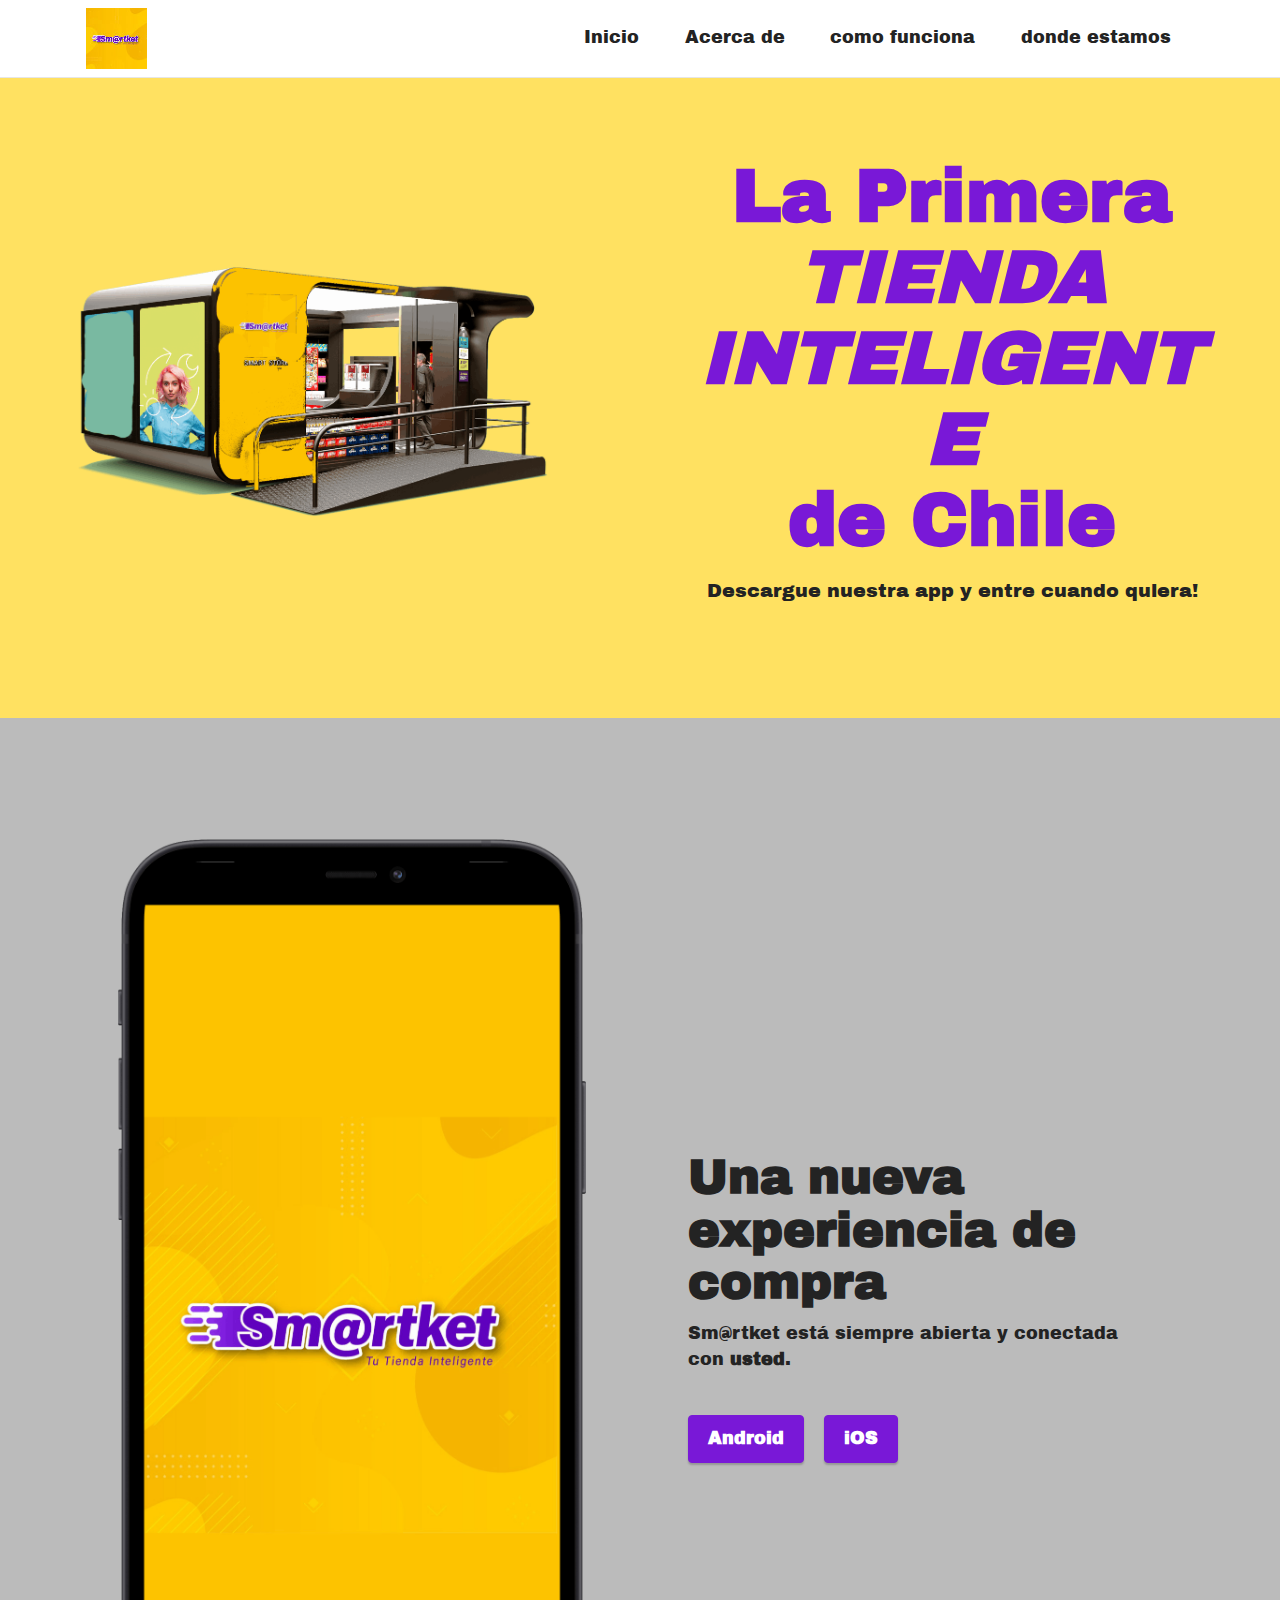
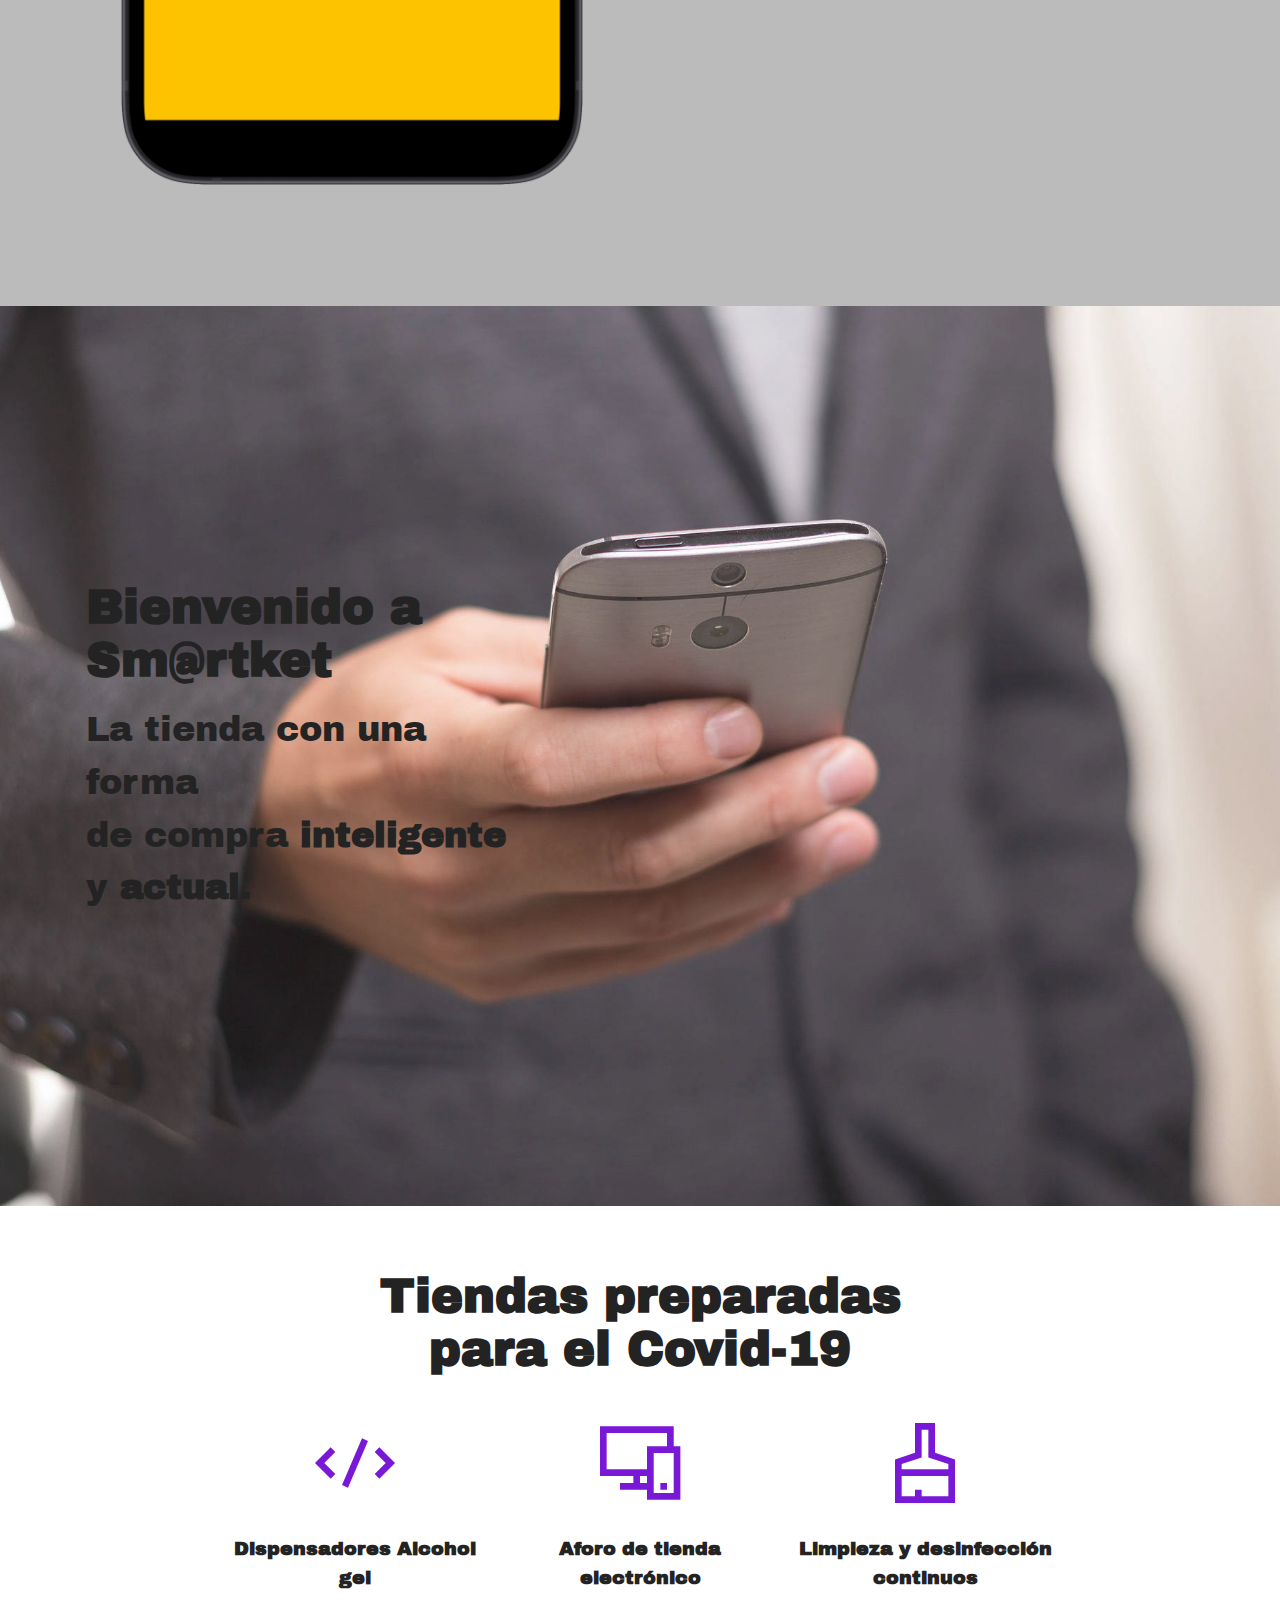
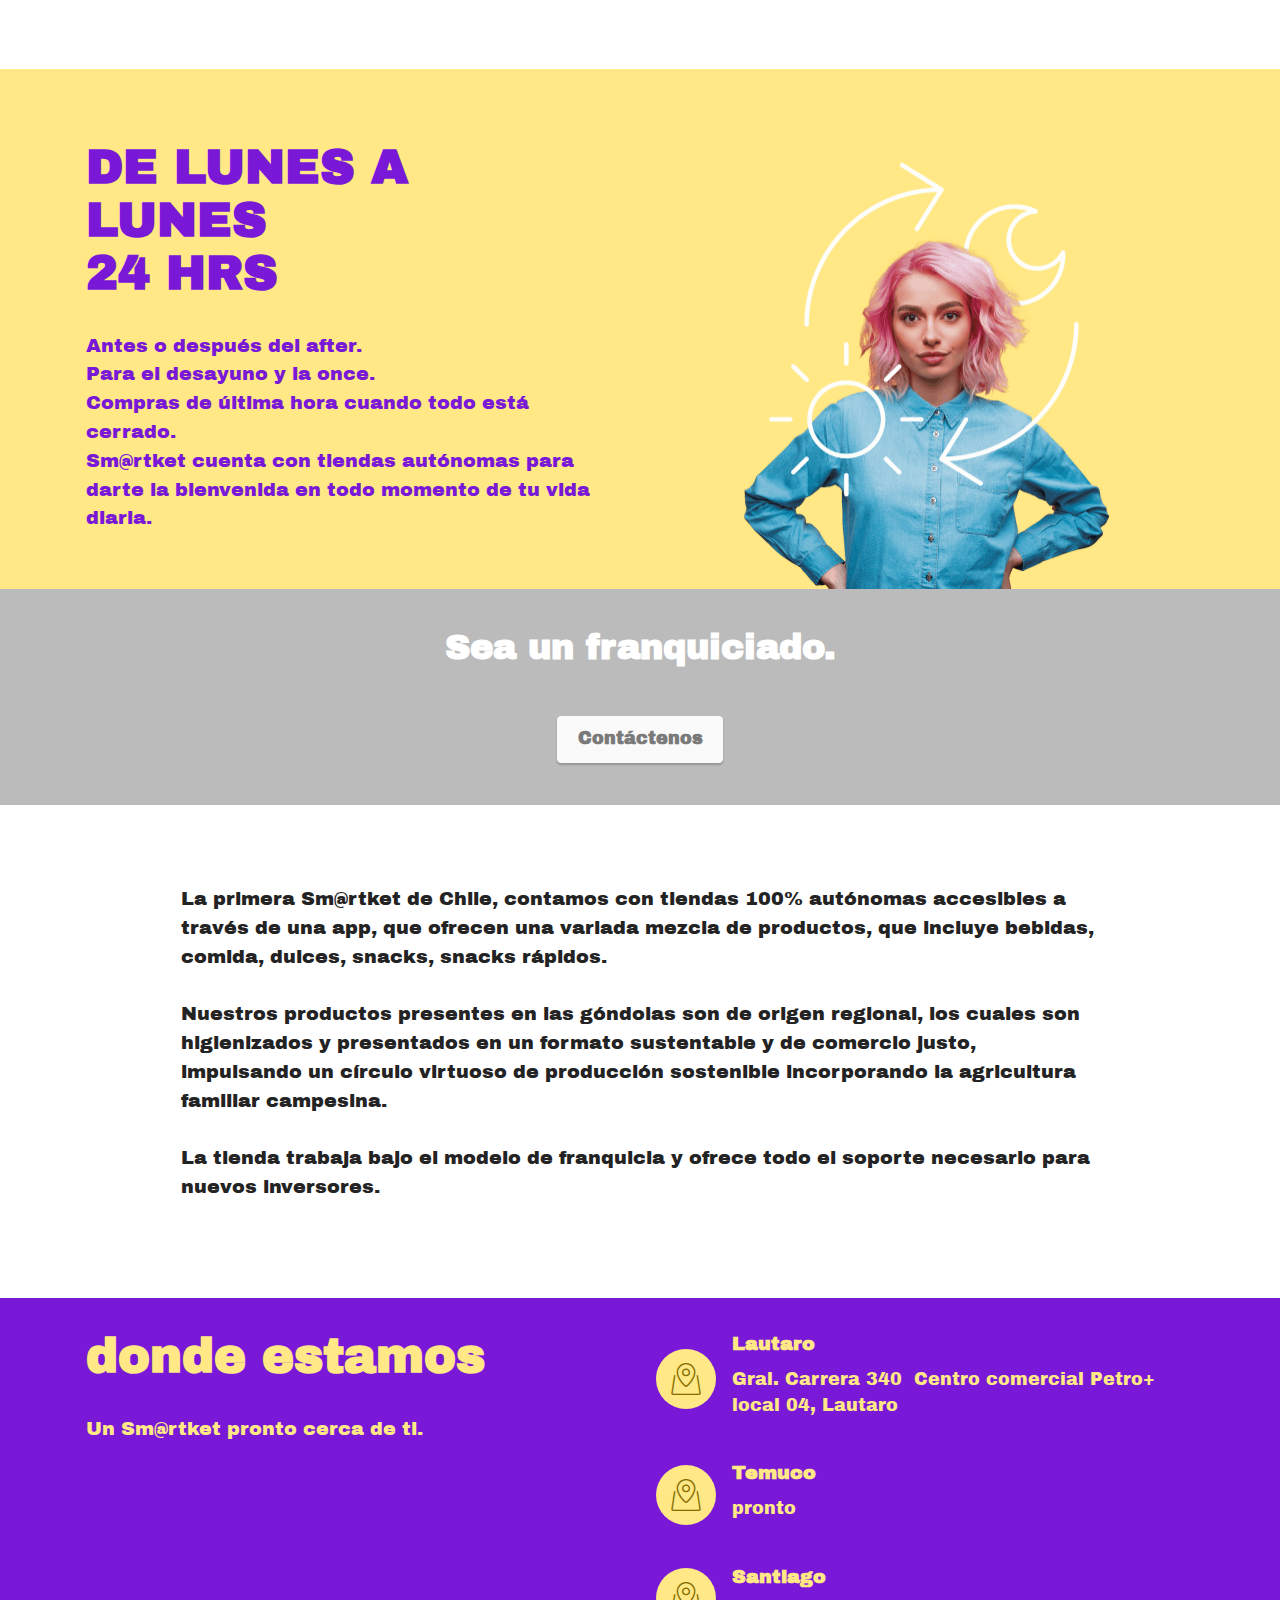
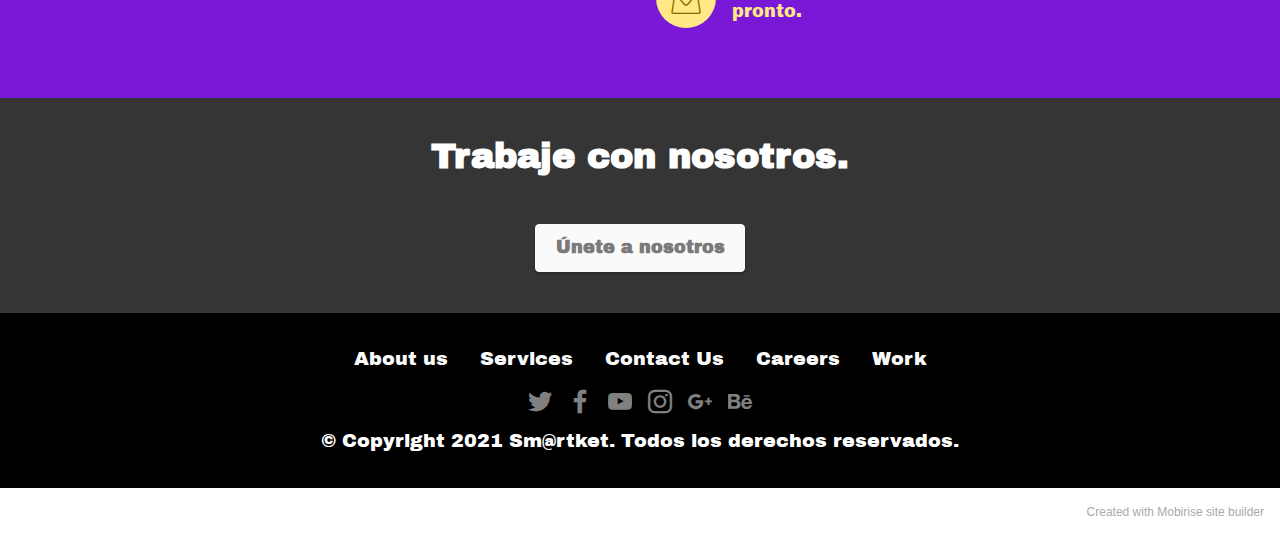
<file: index.html>
<!DOCTYPE html>
<html  >
<head>
  <!-- Site made with Mobirise Website Builder v5.3.5, https://mobirise.com -->
  <meta charset="UTF-8">
  <meta http-equiv="X-UA-Compatible" content="IE=edge">
  <meta name="generator" content="Mobirise v5.3.5, mobirise.com">
  <meta name="viewport" content="width=device-width, initial-scale=1, minimum-scale=1">
  <link rel="shortcut icon" href="assets/images/whatsapp-image-2021-04-17-at-17.20.02-121x121.jpg" type="image/x-icon">
  <meta name="description" content="">
  
  
  <title>Inicio</title>
  <link rel="stylesheet" href="assets/web/assets/mobirise-icons2/mobirise2.css">
  <link rel="stylesheet" href="assets/web/assets/mobirise-icons/mobirise-icons.css">
  <link rel="stylesheet" href="assets/tether/tether.min.css">
  <link rel="stylesheet" href="assets/bootstrap/css/bootstrap.min.css">
  <link rel="stylesheet" href="assets/bootstrap/css/bootstrap-grid.min.css">
  <link rel="stylesheet" href="assets/bootstrap/css/bootstrap-reboot.min.css">
  <link rel="stylesheet" href="assets/dropdown/css/style.css">
  <link rel="stylesheet" href="assets/socicon/css/styles.css">
  <link rel="stylesheet" href="assets/theme/css/style.css">
  <link rel="preload" href="https://fonts.googleapis.com/css?family=Archivo+Black:400&display=swap" as="style" onload="this.onload=null;this.rel='stylesheet'">
  <noscript><link rel="stylesheet" href="https://fonts.googleapis.com/css?family=Archivo+Black:400&display=swap"></noscript>
  <link rel="preload" as="style" href="assets/mobirise/css/mbr-additional.css"><link rel="stylesheet" href="assets/mobirise/css/mbr-additional.css" type="text/css">
  
  
  
  
</head>
<body>
  
  <section class="menu cid-s48OLK6784" once="menu" id="menu1-h">
    
    <nav class="navbar navbar-dropdown navbar-fixed-top navbar-expand-lg">
        <div class="container">
            <div class="navbar-brand">
                <span class="navbar-logo">
                    <a href="https://mobiri.se">
                        <img src="assets/images/whatsapp-image-2021-04-17-at-17.20.02-121x121.jpg" alt="Mobirise" style="height: 3.8rem;">
                    </a>
                </span>
                
            </div>
            <button class="navbar-toggler" type="button" data-toggle="collapse" data-target="#navbarSupportedContent" aria-controls="navbarNavAltMarkup" aria-expanded="false" aria-label="Toggle navigation">
                <div class="hamburger">
                    <span></span>
                    <span></span>
                    <span></span>
                    <span></span>
                </div>
            </button>
            <div class="collapse navbar-collapse" id="navbarSupportedContent">
                <ul class="navbar-nav nav-dropdown nav-right" data-app-modern-menu="true"><li class="nav-item"><a class="nav-link link text-black text-primary display-4" href="index.html">Inicio</a></li>
                    <li class="nav-item"><a class="nav-link link text-black text-primary display-4" href="index.html#features17-l">Acerca de</a></li><li class="nav-item"><a class="nav-link link text-black text-primary display-4" href="index.html#header1-m">como funciona</a></li><li class="nav-item"><a class="nav-link link text-black text-primary display-4" href="index.html#features13-t">donde estamos</a></li></ul>
                
                
            </div>
        </div>
    </nav>

</section>

<section class="header11 cid-swpuWP8DiO" id="header11-k">

    

    

    <div class="container-fluid">
        <div class="row justify-content-center">
            <div class="col-12 col-md-6 image-wrapper">
                <img class="w-100" src="assets/images/store-zaitt-1261x705.png" alt="Mobirise">
            </div>
            <div class="col-12 col-md">
                <div class="text-wrapper text-center">
                    <h1 class="mbr-section-title mbr-fonts-style mb-3 display-1">
                        <strong>La Primera <em>TIENDA INTELIGENTE</em></strong><br><strong>de Chile</strong></h1>
                    <p class="mbr-text mbr-fonts-style display-7">
                        Descargue nuestra app y entre cuando quiera!</p>
                    
                </div>
            </div>
        </div>
    </div>
</section>

<section class="features16 cid-swpwcmTKtB" id="features17-l">
    

    
    <div class="container-fluid">
        <div class="content-wrapper">
            <div class="row align-items-center">
                <div class="col-12 col-lg-6">
                    <div class="image-wrapper">
                        <img src="assets/images/nuevo-iphone12black-portrait-1165x2202.png" alt="Mobirise">
                    </div>
                </div>
                <div class="col-12 col-lg">
                    <div class="text-wrapper">
                        <h6 class="card-title mbr-fonts-style display-2"><strong>Una nueva experiencia de compra</strong></h6>
                        <p class="mbr-text mbr-fonts-style mb-4 display-4">
                            Sm@rtket está siempre abierta y conectada con&nbsp;<strong>usted</strong>.</p>
                        <div class="mbr-section-btn mt-3"><a class="btn btn-primary display-4" href="https://mobiri.se">Android</a> <a class="btn btn-primary display-4" href="https://mobiri.se">iOS</a></div>
                    </div>
                </div>
            </div>
        </div>
    </div>
</section>

<section class="header1 cid-swpxG1icp6 mbr-fullscreen" id="header1-m">

    

    <div class="mbr-overlay" style="opacity: 0.1; background-color: rgb(250, 250, 250);"></div>

    <div class="container">
        <div class="row">
            <div class="col-12 col-lg-5">
                <h1 class="mbr-section-title mbr-fonts-style mb-3 display-2"><strong>Bienvenido a Sm@rtket</strong></h1>
                
                <p class="mbr-text mbr-fonts-style display-5">
                    La tienda con una forma<br>de compra <strong>inteligente</strong> y <strong>actual</strong>.</p>
                
            </div>
        </div>
    </div>
</section>

<section class="features1 cid-swpznjQwGp" id="features1-n">
    

    
    <div class="container">
        <div class="row">
            <div class="col-12 col-lg-9">
                <h3 class="mbr-section-title mbr-fonts-style align-center mb-0 display-2">
                    <strong>Tiendas preparadas </strong><br><strong>para el Covid-19</strong></h3>
                
            </div>
        </div>
        <div class="row">
            <div class="card col-12 col-md-6 col-lg-3">
                <div class="card-wrapper">
                    <div class="card-box align-center">
                        <div class="iconfont-wrapper">
                            <span class="mbr-iconfont mobi-mbri-code mobi-mbri"></span>
                        </div>
                        <h5 class="card-title mbr-fonts-style display-7"><strong>Dispensadores Alcohol gel</strong></h5>
                        
                    </div>
                </div>
            </div>
            <div class="card col-12 col-md-6 col-lg-3">
                <div class="card-wrapper">
                    <div class="card-box align-center">
                        <div class="iconfont-wrapper">
                            <span class="mbr-iconfont mobi-mbri-responsive-2 mobi-mbri"></span>
                        </div>
                        <h5 class="card-title mbr-fonts-style display-7"><strong>Aforo de tienda electrónico</strong><strong><br></strong></h5>
                        
                    </div>
                </div>
            </div>
            <div class="card col-12 col-md-6 col-lg-3">
                <div class="card-wrapper">
                    <div class="card-box align-center">
                        <div class="iconfont-wrapper">
                            <span class="mbr-iconfont mobi-mbri-website-theme-2 mobi-mbri"></span>
                        </div>
                        <h5 class="card-title mbr-fonts-style display-7"><strong>Limpieza y desinfección continuos</strong></h5>
                        
                    </div>
                </div>
            </div>
            
        </div>
    </div>
</section>

<section class="features18 cid-swpAoLNvwj" id="features19-o">

    

    
    <div class="container">
        <div class="row justify-content-center">
            <div class="card col-12 col-lg">
                <div class="card-wrapper">
                    <h6 class="card-title mbr-fonts-style mb-4 display-2"><strong>DE LUNES A LUNES</strong><br><strong>24 HRS</strong></h6>
                    <p class="mbr-text mbr-fonts-style display-7">Antes o después del after.<br>Para el desayuno y la once.<br>Compras de última hora cuando todo está cerrado.<br>Sm@rtket cuenta con tiendas autónomas para darte la bienvenida en todo momento de tu vida diaria.</p>
                    
                </div>
            </div>
            <div class="col-12 col-lg-6">
                <div class="image-wrapper">
                    <img src="assets/images/mina-zaitt-ritmo-1076x977.png" alt="Mobirise">
                </div>
            </div>
        </div>
    </div>
</section>

<section class="info1 cid-swpZM1sMcJ" id="info1-u">
    
    
    <div class="align-center container">
        <div class="row justify-content-center">
            <div class="col-12 col-lg-8">
                <h3 class="mbr-section-title mb-4 mbr-fonts-style display-5">
                    <strong>Sea un franquiciado.</strong>
                </h3>
                
                <div class="mbr-section-btn"><a class="btn btn-white display-4" href="https://mobiri.se">Contáctenos</a></div>
            </div>
        </div>
    </div>
</section>

<section class="content5 cid-swpFYcaVSU" id="content5-r">
    
    <div class="container">
        <div class="row justify-content-center">
            <div class="col-md-12 col-lg-10">
                
                
                <p class="mbr-text mbr-fonts-style display-7">La primera Sm@rtket de Chile, contamos con tiendas 100%  autónomas accesibles a través de una app, que ofrecen una variada mezcla de productos, que incluye bebidas, comida, dulces, snacks, snacks rápidos.<br><br>Nuestros productos presentes en las góndolas son de origen regional, los cuales son higienizados y presentados en un formato sustentable y de comercio justo, impulsando un círculo virtuoso de producción sostenible incorporando la agricultura familiar campesina.<br><br>La tienda trabaja bajo el modelo de franquicia y ofrece todo el soporte necesario para nuevos inversores.</p>
            </div>
        </div>
    </div>
</section>

<section class="features12 cid-swpKCgRDcl" id="features13-t">

    
    
    <div class="container">
        <div class="row justify-content-center">
            <div class="col-12 col-lg-6">
                <div class="card-wrapper">
                    <div class="card-box align-left">
                        <h4 class="card-title mbr-fonts-style mb-4 display-2">
                            <strong>donde estamos</strong></h4>
                        <p class="mbr-text mbr-fonts-style mb-4 display-7">Un Sm@rtket pronto cerca de ti.</p>
                        
                    </div>
                </div>
            </div>
            <div class="col-12 col-lg-6">
                <div class="item mbr-flex">
                    <div class="icon-box">
                        <span class="mbr-iconfont mbri-map-pin"></span>
                    </div>
                    <div class="text-box">
                        <h4 class="icon-title mbr-black mbr-fonts-style display-7"><strong>Lautaro</strong></h4>
                        <h5 class="icon-text mbr-black mbr-fonts-style display-4">Gral. Carrera 340&nbsp; Centro comercial Petro+ local 04, Lautaro</h5>
                    </div>
                </div>
                <div class="item mbr-flex">
                    <div class="icon-box">
                        <span class="mbr-iconfont mbri-map-pin"></span>
                    </div>
                    <div class="text-box">
                        <h4 class="icon-title mbr-black mbr-fonts-style display-7">
                            <strong>Temuco</strong></h4>
                        <h5 class="icon-text mbr-black mbr-fonts-style display-4">pronto</h5>
                    </div>
                </div>
                <div class="item mbr-flex">
                    <div class="icon-box">
                        <span class="mbr-iconfont mbri-map-pin"></span>
                    </div>
                    <div class="text-box">
                        <h4 class="icon-title mbr-black mbr-fonts-style display-7">
                            <strong>Santiago</strong></h4>
                        <h5 class="icon-text mbr-black mbr-fonts-style display-4">pronto.</h5>
                    </div>
                </div>
            </div>
        </div>
    </div>
</section>

<section class="info1 cid-swpAUUax3w" id="info1-q">
    
    
    <div class="align-center container">
        <div class="row justify-content-center">
            <div class="col-12 col-lg-8">
                <h3 class="mbr-section-title mb-4 mbr-fonts-style display-5"><strong>Trabaje con nosotros.</strong>
                </h3>
                
                <div class="mbr-section-btn"><a class="btn btn-white display-4" href="https://mobiri.se">Únete a nosotros</a></div>
            </div>
        </div>
    </div>
</section>

<section class="footer3 cid-swpAIq21Nd" once="footers" id="footer3-p">

    

    

    <div class="container">
        <div class="media-container-row align-center mbr-white">
            <div class="row row-links">
                <ul class="foot-menu">
                    
                    
                    
                    
                    
                <li class="foot-menu-item mbr-fonts-style display-7">
                        <a class="text-white" href="#" target="_blank">About us</a>
                    </li><li class="foot-menu-item mbr-fonts-style display-7">
                        <a class="text-white" href="#" target="_blank">Services</a>
                    </li><li class="foot-menu-item mbr-fonts-style display-7">
                        <a class="text-white" href="#" target="_blank">Contact Us</a>
                    </li><li class="foot-menu-item mbr-fonts-style display-7">
                        <a class="text-white" href="#" target="_blank">Careers</a>
                    </li><li class="foot-menu-item mbr-fonts-style display-7">
                        <a class="text-white" href="#" target="_blank">Work</a>
                    </li></ul>
            </div>
            <div class="row social-row">
                <div class="social-list align-right pb-2">
                    
                    
                    
                    
                    
                    
                <div class="soc-item">
                        <a href="https://twitter.com/mobirise" target="_blank">
                            <span class="socicon-twitter socicon mbr-iconfont mbr-iconfont-social"></span>
                        </a>
                    </div><div class="soc-item">
                        <a href="https://www.facebook.com/pages/Mobirise/1616226671953247" target="_blank">
                            <span class="socicon-facebook socicon mbr-iconfont mbr-iconfont-social"></span>
                        </a>
                    </div><div class="soc-item">
                        <a href="https://www.youtube.com/c/mobirise" target="_blank">
                            <span class="socicon-youtube socicon mbr-iconfont mbr-iconfont-social"></span>
                        </a>
                    </div><div class="soc-item">
                        <a href="https://instagram.com/mobirise" target="_blank">
                            <span class="socicon-instagram socicon mbr-iconfont mbr-iconfont-social"></span>
                        </a>
                    </div><div class="soc-item">
                        <a href="https://plus.google.com/u/0/+Mobirise" target="_blank">
                            <span class="socicon-googleplus socicon mbr-iconfont mbr-iconfont-social"></span>
                        </a>
                    </div><div class="soc-item">
                        <a href="https://www.behance.net/Mobirise" target="_blank">
                            <span class="socicon-behance socicon mbr-iconfont mbr-iconfont-social"></span>
                        </a>
                    </div></div>
            </div>
            <div class="row row-copirayt">
                <p class="mbr-text mb-0 mbr-fonts-style mbr-white align-center display-7">
                    © Copyright 2021 Sm@rtket. Todos los derechos reservados.
                </p>
            </div>
        </div>
    </div>
</section><section style="background-color: #fff; font-family: -apple-system, BlinkMacSystemFont, 'Segoe UI', 'Roboto', 'Helvetica Neue', Arial, sans-serif; color:#aaa; font-size:12px; padding: 0; align-items: center; display: flex;"><a href="https://mobirise.site/v" style="flex: 1 1; height: 3rem; padding-left: 1rem;"></a><p style="flex: 0 0 auto; margin:0; padding-right:1rem;"><a href="https://mobirise.site/i" style="color:#aaa;">Created with Mobirise</a> site builder</p></section><script src="assets/web/assets/jquery/jquery.min.js"></script>  <script src="assets/popper/popper.min.js"></script>  <script src="assets/tether/tether.min.js"></script>  <script src="assets/bootstrap/js/bootstrap.min.js"></script>  <script src="assets/smoothscroll/smooth-scroll.js"></script>  <script src="assets/dropdown/js/nav-dropdown.js"></script>  <script src="assets/dropdown/js/navbar-dropdown.js"></script>  <script src="assets/touchswipe/jquery.touch-swipe.min.js"></script>  <script src="assets/theme/js/script.js"></script>  
  
  
</body>
</html>
</file>
<file: assets/web/assets/mobirise-icons2/mobirise2.css>
@font-face {
  font-family: 'Moririse2';
  font-display: swap;
  src:  url('mobirise2.eot?f2bix4');
  src:  url('mobirise2.eot?f2bix4#iefix') format('embedded-opentype'),
    url('mobirise2.ttf?f2bix4') format('truetype'),
    url('mobirise2.woff?f2bix4') format('woff'),
    url('mobirise2.svg?f2bix4#mobirise2') format('svg');
  font-weight: normal;
  font-style: normal;
}

[class^="mobi-"], [class*=" mobi-"] {
  /* use !important to prevent issues with browser extensions that change fonts */
  font-family: 'Moririse2' !important;
  speak: none;
  font-style: normal;
  font-weight: normal;
  font-variant: normal;
  text-transform: none;
  line-height: 1;

  /* Better Font Rendering =========== */
  -webkit-font-smoothing: antialiased;
  -moz-osx-font-smoothing: grayscale;
}

.mobi-mbri-add-submenu:before {
  content: "\e900";
}
.mobi-mbri-alert:before {
  content: "\e901";
}
.mobi-mbri-align-center:before {
  content: "\e902";
}
.mobi-mbri-align-justify:before {
  content: "\e903";
}
.mobi-mbri-align-left:before {
  content: "\e904";
}
.mobi-mbri-align-right:before {
  content: "\e905";
}
.mobi-mbri-android:before {
  content: "\e906";
}
.mobi-mbri-apple:before {
  content: "\e907";
}
.mobi-mbri-arrow-down:before {
  content: "\e908";
}
.mobi-mbri-arrow-next:before {
  content: "\e909";
}
.mobi-mbri-arrow-prev:before {
  content: "\e90a";
}
.mobi-mbri-arrow-up:before {
  content: "\e90b";
}
.mobi-mbri-bold:before {
  content: "\e90c";
}
.mobi-mbri-bookmark:before {
  content: "\e90d";
}
.mobi-mbri-bootstrap:before {
  content: "\e90e";
}
.mobi-mbri-briefcase:before {
  content: "\e90f";
}
.mobi-mbri-browse:before {
  content: "\e910";
}
.mobi-mbri-bulleted-list:before {
  content: "\e911";
}
.mobi-mbri-calendar:before {
  content: "\e912";
}
.mobi-mbri-camera:before {
  content: "\e913";
}
.mobi-mbri-cart-add:before {
  content: "\e914";
}
.mobi-mbri-cart-full:before {
  content: "\e915";
}
.mobi-mbri-cash:before {
  content: "\e916";
}
.mobi-mbri-change-style:before {
  content: "\e917";
}
.mobi-mbri-chat:before {
  content: "\e918";
}
.mobi-mbri-clock:before {
  content: "\e919";
}
.mobi-mbri-close:before {
  content: "\e91a";
}
.mobi-mbri-cloud:before {
  content: "\e91b";
}
.mobi-mbri-code:before {
  content: "\e91c";
}
.mobi-mbri-contact-form:before {
  content: "\e91d";
}
.mobi-mbri-credit-card:before {
  content: "\e91e";
}
.mobi-mbri-cursor-click:before {
  content: "\e91f";
}
.mobi-mbri-cust-feedback:before {
  content: "\e920";
}
.mobi-mbri-database:before {
  content: "\e921";
}
.mobi-mbri-delivery:before {
  content: "\e922";
}
.mobi-mbri-desktop:before {
  content: "\e923";
}
.mobi-mbri-devices:before {
  content: "\e924";
}
.mobi-mbri-down:before {
  content: "\e925";
}
.mobi-mbri-download-2:before {
  content: "\e926";
}
.mobi-mbri-download:before {
  content: "\e927";
}
.mobi-mbri-drag-n-drop-2:before {
  content: "\e928";
}
.mobi-mbri-drag-n-drop:before {
  content: "\e929";
}
.mobi-mbri-edit-2:before {
  content: "\e92a";
}
.mobi-mbri-edit:before {
  content: "\e92b";
}
.mobi-mbri-error:before {
  content: "\e92c";
}
.mobi-mbri-extension:before {
  content: "\e92d";
}
.mobi-mbri-features:before {
  content: "\e92e";
}
.mobi-mbri-file:before {
  content: "\e92f";
}
.mobi-mbri-flag:before {
  content: "\e930";
}
.mobi-mbri-folder:before {
  content: "\e931";
}
.mobi-mbri-gift:before {
  content: "\e932";
}
.mobi-mbri-github:before {
  content: "\e933";
}
.mobi-mbri-globe-2:before {
  content: "\e934";
}
.mobi-mbri-globe:before {
  content: "\e935";
}
.mobi-mbri-growing-chart:before {
  content: "\e936";
}
.mobi-mbri-hearth:before {
  content: "\e937";
}
.mobi-mbri-help:before {
  content: "\e938";
}
.mobi-mbri-home:before {
  content: "\e939";
}
.mobi-mbri-hot-cup:before {
  content: "\e93a";
}
.mobi-mbri-idea:before {
  content: "\e93b";
}
.mobi-mbri-image-gallery:before {
  content: "\e93c";
}
.mobi-mbri-image-slider:before {
  content: "\e93d";
}
.mobi-mbri-info:before {
  content: "\e93e";
}
.mobi-mbri-italic:before {
  content: "\e93f";
}
.mobi-mbri-key:before {
  content: "\e940";
}
.mobi-mbri-laptop:before {
  content: "\e941";
}
.mobi-mbri-layers:before {
  content: "\e942";
}
.mobi-mbri-left-right:before {
  content: "\e943";
}
.mobi-mbri-left:before {
  content: "\e944";
}
.mobi-mbri-letter:before {
  content: "\e945";
}
.mobi-mbri-like:before {
  content: "\e946";
}
.mobi-mbri-link:before {
  content: "\e947";
}
.mobi-mbri-lock:before {
  content: "\e948";
}
.mobi-mbri-login:before {
  content: "\e949";
}
.mobi-mbri-logout:before {
  content: "\e94a";
}
.mobi-mbri-magic-stick:before {
  content: "\e94b";
}
.mobi-mbri-map-pin:before {
  content: "\e94c";
}
.mobi-mbri-menu:before {
  content: "\e94d";
}
.mobi-mbri-mobile-2:before {
  content: "\e94e";
}
.mobi-mbri-mobile-horizontal:before {
  content: "\e94f";
}
.mobi-mbri-mobile:before {
  content: "\e950";
}
.mobi-mbri-mobirise:before {
  content: "\e951";
}
.mobi-mbri-more-horizontal:before {
  content: "\e952";
}
.mobi-mbri-more-vertical:before {
  content: "\e953";
}
.mobi-mbri-music:before {
  content: "\e954";
}
.mobi-mbri-new-file:before {
  content: "\e955";
}
.mobi-mbri-numbered-list:before {
  content: "\e956";
}
.mobi-mbri-opened-folder:before {
  content: "\e957";
}
.mobi-mbri-pages:before {
  content: "\e958";
}
.mobi-mbri-paper-plane:before {
  content: "\e959";
}
.mobi-mbri-paperclip:before {
  content: "\e95a";
}
.mobi-mbri-phone:before {
  content: "\e95b";
}
.mobi-mbri-photo:before {
  content: "\e95c";
}
.mobi-mbri-photos:before {
  content: "\e95d";
}
.mobi-mbri-pin:before {
  content: "\e95e";
}
.mobi-mbri-play:before {
  content: "\e95f";
}
.mobi-mbri-plus:before {
  content: "\e960";
}
.mobi-mbri-preview:before {
  content: "\e961";
}
.mobi-mbri-print:before {
  content: "\e962";
}
.mobi-mbri-protect:before {
  content: "\e963";
}
.mobi-mbri-question:before {
  content: "\e964";
}
.mobi-mbri-quote-left:before {
  content: "\e965";
}
.mobi-mbri-quote-right:before {
  content: "\e966";
}
.mobi-mbri-redo:before {
  content: "\e967";
}
.mobi-mbri-refresh:before {
  content: "\e968";
}
.mobi-mbri-responsive-2:before {
  content: "\e969";
}
.mobi-mbri-responsive:before {
  content: "\e96a";
}
.mobi-mbri-right:before {
  content: "\e96b";
}
.mobi-mbri-rocket:before {
  content: "\e96c";
}
.mobi-mbri-sad-face:before {
  content: "\e96d";
}
.mobi-mbri-sale:before {
  content: "\e96e";
}
.mobi-mbri-save:before {
  content: "\e96f";
}
.mobi-mbri-search:before {
  content: "\e970";
}
.mobi-mbri-setting-2:before {
  content: "\e971";
}
.mobi-mbri-setting-3:before {
  content: "\e972";
}
.mobi-mbri-setting:before {
  content: "\e973";
}
.mobi-mbri-share:before {
  content: "\e974";
}
.mobi-mbri-shopping-bag:before {
  content: "\e975";
}
.mobi-mbri-shopping-basket:before {
  content: "\e976";
}
.mobi-mbri-shopping-cart:before {
  content: "\e977";
}
.mobi-mbri-sites:before {
  content: "\e978";
}
.mobi-mbri-smile-face:before {
  content: "\e979";
}
.mobi-mbri-speed:before {
  content: "\e97a";
}
.mobi-mbri-star:before {
  content: "\e97b";
}
.mobi-mbri-success:before {
  content: "\e97c";
}
.mobi-mbri-sun:before {
  content: "\e97d";
}
.mobi-mbri-sun2:before {
  content: "\e97e";
}
.mobi-mbri-tablet-vertical:before {
  content: "\e97f";
}
.mobi-mbri-tablet:before {
  content: "\e980";
}
.mobi-mbri-target:before {
  content: "\e981";
}
.mobi-mbri-timer:before {
  content: "\e982";
}
.mobi-mbri-to-ftp:before {
  content: "\e983";
}
.mobi-mbri-to-local-drive:before {
  content: "\e984";
}
.mobi-mbri-touch-swipe:before {
  content: "\e985";
}
.mobi-mbri-touch:before {
  content: "\e986";
}
.mobi-mbri-trash:before {
  content: "\e987";
}
.mobi-mbri-underline:before {
  content: "\e988";
}
.mobi-mbri-undo:before {
  content: "\e989";
}
.mobi-mbri-unlink:before {
  content: "\e98a";
}
.mobi-mbri-unlock:before {
  content: "\e98b";
}
.mobi-mbri-up-down:before {
  content: "\e98c";
}
.mobi-mbri-up:before {
  content: "\e98d";
}
.mobi-mbri-update:before {
  content: "\e98e";
}
.mobi-mbri-upload-2:before {
  content: "\e98f";
}
.mobi-mbri-upload:before {
  content: "\e990";
}
.mobi-mbri-user-2:before {
  content: "\e991";
}
.mobi-mbri-user:before {
  content: "\e992";
}
.mobi-mbri-users:before {
  content: "\e993";
}
.mobi-mbri-video-play:before {
  content: "\e994";
}
.mobi-mbri-video:before {
  content: "\e995";
}
.mobi-mbri-watch:before {
  content: "\e996";
}
.mobi-mbri-website-theme-2:before {
  content: "\e997";
}
.mobi-mbri-website-theme:before {
  content: "\e998";
}
.mobi-mbri-wifi:before {
  content: "\e999";
}
.mobi-mbri-windows:before {
  content: "\e99a";
}
.mobi-mbri-zoom-in:before {
  content: "\e99b";
}
.mobi-mbri-zoom-out:before {
  content: "\e99c";
}
</file>
<file: assets/web/assets/mobirise-icons/mobirise-icons.css>
@font-face {
  font-family: 'MobiriseIcons';
  src:  url('mobirise-icons.eot?spat4u');
  src:  url('mobirise-icons.eot?spat4u#iefix') format('embedded-opentype'),
    url('mobirise-icons.ttf?spat4u') format('truetype'),
    url('mobirise-icons.woff?spat4u') format('woff'),
    url('mobirise-icons.svg?spat4u#MobiriseIcons') format('svg');
  font-weight: normal;
  font-style: normal;
  font-display: swap;
}

[class^="mbri-"], [class*=" mbri-"] {
  /* use !important to prevent issues with browser extensions that change fonts */
  font-family: MobiriseIcons !important;
  speak: none;
  font-style: normal;
  font-weight: normal;
  font-variant: normal;
  text-transform: none;
  line-height: 1;

  /* Better Font Rendering =========== */
  -webkit-font-smoothing: antialiased;
  -moz-osx-font-smoothing: grayscale;
}

.mbri-add-submenu:before {
  content: "\e900";
}
.mbri-alert:before {
  content: "\e901";
}
.mbri-align-center:before {
  content: "\e902";
}
.mbri-align-justify:before {
  content: "\e903";
}
.mbri-align-left:before {
  content: "\e904";
}
.mbri-align-right:before {
  content: "\e905";
}
.mbri-android:before {
  content: "\e906";
}
.mbri-apple:before {
  content: "\e907";
}
.mbri-arrow-down:before {
  content: "\e908";
}
.mbri-arrow-next:before {
  content: "\e909";
}
.mbri-arrow-prev:before {
  content: "\e90a";
}
.mbri-arrow-up:before {
  content: "\e90b";
}
.mbri-bold:before {
  content: "\e90c";
}
.mbri-bookmark:before {
  content: "\e90d";
}
.mbri-bootstrap:before {
  content: "\e90e";
}
.mbri-briefcase:before {
  content: "\e90f";
}
.mbri-browse:before {
  content: "\e910";
}
.mbri-bulleted-list:before {
  content: "\e911";
}
.mbri-calendar:before {
  content: "\e912";
}
.mbri-camera:before {
  content: "\e913";
}
.mbri-cart-add:before {
  content: "\e914";
}
.mbri-cart-full:before {
  content: "\e915";
}
.mbri-cash:before {
  content: "\e916";
}
.mbri-change-style:before {
  content: "\e917";
}
.mbri-chat:before {
  content: "\e918";
}
.mbri-clock:before {
  content: "\e919";
}
.mbri-close:before {
  content: "\e91a";
}
.mbri-cloud:before {
  content: "\e91b";
}
.mbri-code:before {
  content: "\e91c";
}
.mbri-contact-form:before {
  content: "\e91d";
}
.mbri-credit-card:before {
  content: "\e91e";
}
.mbri-cursor-click:before {
  content: "\e91f";
}
.mbri-cust-feedback:before {
  content: "\e920";
}
.mbri-database:before {
  content: "\e921";
}
.mbri-delivery:before {
  content: "\e922";
}
.mbri-desktop:before {
  content: "\e923";
}
.mbri-devices:before {
  content: "\e924";
}
.mbri-down:before {
  content: "\e925";
}
.mbri-download:before {
  content: "\e989";
}
.mbri-drag-n-drop:before {
  content: "\e927";
}
.mbri-drag-n-drop2:before {
  content: "\e928";
}
.mbri-edit:before {
  content: "\e929";
}
.mbri-edit2:before {
  content: "\e92a";
}
.mbri-error:before {
  content: "\e92b";
}
.mbri-extension:before {
  content: "\e92c";
}
.mbri-features:before {
  content: "\e92d";
}
.mbri-file:before {
  content: "\e92e";
}
.mbri-flag:before {
  content: "\e92f";
}
.mbri-folder:before {
  content: "\e930";
}
.mbri-gift:before {
  content: "\e931";
}
.mbri-github:before {
  content: "\e932";
}
.mbri-globe:before {
  content: "\e933";
}
.mbri-globe-2:before {
  content: "\e934";
}
.mbri-growing-chart:before {
  content: "\e935";
}
.mbri-hearth:before {
  content: "\e936";
}
.mbri-help:before {
  content: "\e937";
}
.mbri-home:before {
  content: "\e938";
}
.mbri-hot-cup:before {
  content: "\e939";
}
.mbri-idea:before {
  content: "\e93a";
}
.mbri-image-gallery:before {
  content: "\e93b";
}
.mbri-image-slider:before {
  content: "\e93c";
}
.mbri-info:before {
  content: "\e93d";
}
.mbri-italic:before {
  content: "\e93e";
}
.mbri-key:before {
  content: "\e93f";
}
.mbri-laptop:before {
  content: "\e940";
}
.mbri-layers:before {
  content: "\e941";
}
.mbri-left-right:before {
  content: "\e942";
}
.mbri-left:before {
  content: "\e943";
}
.mbri-letter:before {
  content: "\e944";
}
.mbri-like:before {
  content: "\e945";
}
.mbri-link:before {
  content: "\e946";
}
.mbri-lock:before {
  content: "\e947";
}
.mbri-login:before {
  content: "\e948";
}
.mbri-logout:before {
  content: "\e949";
}
.mbri-magic-stick:before {
  content: "\e94a";
}
.mbri-map-pin:before {
  content: "\e94b";
}
.mbri-menu:before {
  content: "\e94c";
}
.mbri-mobile:before {
  content: "\e94d";
}
.mbri-mobile2:before {
  content: "\e94e";
}
.mbri-mobirise:before {
  content: "\e94f";
}
.mbri-more-horizontal:before {
  content: "\e950";
}
.mbri-more-vertical:before {
  content: "\e951";
}
.mbri-music:before {
  content: "\e952";
}
.mbri-new-file:before {
  content: "\e953";
}
.mbri-numbered-list:before {
  content: "\e954";
}
.mbri-opened-folder:before {
  content: "\e955";
}
.mbri-pages:before {
  content: "\e956";
}
.mbri-paper-plane:before {
  content: "\e957";
}
.mbri-paperclip:before {
  content: "\e958";
}
.mbri-photo:before {
  content: "\e959";
}
.mbri-photos:before {
  content: "\e95a";
}
.mbri-pin:before {
  content: "\e95b";
}
.mbri-play:before {
  content: "\e95c";
}
.mbri-plus:before {
  content: "\e95d";
}
.mbri-preview:before {
  content: "\e95e";
}
.mbri-print:before {
  content: "\e95f";
}
.mbri-protect:before {
  content: "\e960";
}
.mbri-question:before {
  content: "\e961";
}
.mbri-quote-left:before {
  content: "\e962";
}
.mbri-quote-right:before {
  content: "\e963";
}
.mbri-refresh:before {
  content: "\e964";
}
.mbri-responsive:before {
  content: "\e965";
}
.mbri-right:before {
  content: "\e966";
}
.mbri-rocket:before {
  content: "\e967";
}
.mbri-sad-face:before {
  content: "\e968";
}
.mbri-sale:before {
  content: "\e969";
}
.mbri-save:before {
  content: "\e96a";
}
.mbri-search:before {
  content: "\e96b";
}
.mbri-setting:before {
  content: "\e96c";
}
.mbri-setting2:before {
  content: "\e96d";
}
.mbri-setting3:before {
  content: "\e96e";
}
.mbri-share:before {
  content: "\e96f";
}
.mbri-shopping-bag:before {
  content: "\e970";
}
.mbri-shopping-basket:before {
  content: "\e971";
}
.mbri-shopping-cart:before {
  content: "\e972";
}
.mbri-sites:before {
  content: "\e973";
}
.mbri-smile-face:before {
  content: "\e974";
}
.mbri-speed:before {
  content: "\e975";
}
.mbri-star:before {
  content: "\e976";
}
.mbri-success:before {
  content: "\e977";
}
.mbri-sun:before {
  content: "\e978";
}
.mbri-sun2:before {
  content: "\e979";
}
.mbri-tablet:before {
  content: "\e97a";
}
.mbri-tablet-vertical:before {
  content: "\e97b";
}
.mbri-target:before {
  content: "\e97c";
}
.mbri-timer:before {
  content: "\e97d";
}
.mbri-to-ftp:before {
  content: "\e97e";
}
.mbri-to-local-drive:before {
  content: "\e97f";
}
.mbri-touch-swipe:before {
  content: "\e980";
}
.mbri-touch:before {
  content: "\e981";
}
.mbri-trash:before {
  content: "\e982";
}
.mbri-underline:before {
  content: "\e983";
}
.mbri-unlink:before {
  content: "\e984";
}
.mbri-unlock:before {
  content: "\e985";
}
.mbri-up-down:before {
  content: "\e986";
}
.mbri-up:before {
  content: "\e987";
}
.mbri-update:before {
  content: "\e988";
}
.mbri-upload:before {
 content: "\e926"; 
}
.mbri-user:before {
  content: "\e98a";
}
.mbri-user2:before {
  content: "\e98b";
}
.mbri-users:before {
  content: "\e98c";
}
.mbri-video:before {
  content: "\e98d";
}
.mbri-video-play:before {
  content: "\e98e";
}
.mbri-watch:before {
  content: "\e98f";
}
.mbri-website-theme:before {
  content: "\e990";
}
.mbri-wifi:before {
  content: "\e991";
}
.mbri-windows:before {
  content: "\e992";
}
.mbri-zoom-out:before {
  content: "\e993";
}
.mbri-redo:before {
  content: "\e994";
}
.mbri-undo:before {
  content: "\e995";
}
</file>
<file: assets/dropdown/css/style.css>
.navbar-dropdown {
  left: 0;
  padding: 0;
  position: absolute;
  right: 0;
  top: 0;
  transition: all 0.45s ease;
  z-index: 1030;
  background: #282828; }
  .navbar-dropdown .navbar-logo {
    margin-right: 0.8rem;
    transition: margin 0.3s ease-in-out;
    vertical-align: middle; }
    .navbar-dropdown .navbar-logo img {
      height: 3.125rem;
      transition: all 0.3s ease-in-out; }
    .navbar-dropdown .navbar-logo.mbr-iconfont {
      font-size: 3.125rem;
      line-height: 3.125rem; }
  .navbar-dropdown .navbar-caption {
    font-weight: 700;
    white-space: normal;
    vertical-align: -4px;
    line-height: 3.125rem !important; }
    .navbar-dropdown .navbar-caption, .navbar-dropdown .navbar-caption:hover {
      color: inherit;
      text-decoration: none; }
  .navbar-dropdown .mbr-iconfont + .navbar-caption {
    vertical-align: -1px; }
  .navbar-dropdown.navbar-fixed-top {
    position: fixed; }
  .navbar-dropdown .navbar-brand span {
    vertical-align: -4px; }
  .navbar-dropdown.bg-color.transparent {
    background: none; }
  .navbar-dropdown.navbar-short .navbar-brand {
    padding: 0.625rem 0; }
    .navbar-dropdown.navbar-short .navbar-brand span {
      vertical-align: -1px; }
  .navbar-dropdown.navbar-short .navbar-caption {
    line-height: 2.375rem !important;
    vertical-align: -2px; }
  .navbar-dropdown.navbar-short .navbar-logo {
    margin-right: 0.5rem; }
    .navbar-dropdown.navbar-short .navbar-logo img {
      height: 2.375rem; }
    .navbar-dropdown.navbar-short .navbar-logo.mbr-iconfont {
      font-size: 2.375rem;
      line-height: 2.375rem; }
  .navbar-dropdown.navbar-short .mbr-table-cell {
    height: 3.625rem; }
  .navbar-dropdown .navbar-close {
    left: 0.6875rem;
    position: fixed;
    top: 0.75rem;
    z-index: 1000; }
  .navbar-dropdown .hamburger-icon {
    content: "";
    display: inline-block;
    vertical-align: middle;
    width: 16px;
    -webkit-box-shadow: 0 -6px 0 1px #282828,0 0 0 1px #282828,0 6px 0 1px #282828;
    -moz-box-shadow: 0 -6px 0 1px #282828,0 0 0 1px #282828,0 6px 0 1px #282828;
    box-shadow: 0 -6px 0 1px #282828,0 0 0 1px #282828,0 6px 0 1px #282828; }

.dropdown-menu .dropdown-toggle[data-toggle="dropdown-submenu"]::after {
  border-bottom: 0.35em solid transparent;
  border-left: 0.35em solid;
  border-right: 0;
  border-top: 0.35em solid transparent;
  margin-left: 0.3rem; }

.dropdown-menu .dropdown-item:focus {
  outline: 0; }

.nav-dropdown {
  font-size: 0.75rem;
  font-weight: 500;
  height: auto !important; }
  .nav-dropdown .nav-btn {
    padding-left: 1rem; }
  .nav-dropdown .link {
    margin: .667em 1.667em;
    font-weight: 500;
    padding: 0;
    transition: color .2s ease-in-out; }
    .nav-dropdown .link.dropdown-toggle {
      margin-right: 2.583em; }
      .nav-dropdown .link.dropdown-toggle::after {
        margin-left: .25rem;
        border-top: 0.35em solid;
        border-right: 0.35em solid transparent;
        border-left: 0.35em solid transparent;
        border-bottom: 0; }
      .nav-dropdown .link.dropdown-toggle[aria-expanded="true"] {
        margin: 0;
        padding: 0.667em 3.263em  0.667em 1.667em; }
  .nav-dropdown .link::after,
  .nav-dropdown .dropdown-item::after {
    color: inherit; }
  .nav-dropdown .btn {
    font-size: 0.75rem;
    font-weight: 700;
    letter-spacing: 0;
    margin-bottom: 0;
    padding-left: 1.25rem;
    padding-right: 1.25rem; }
  .nav-dropdown .dropdown-menu {
    border-radius: 0;
    border: 0;
    left: 0;
    margin: 0;
    padding-bottom: 1.25rem;
    padding-top: 1.25rem;
    position: relative; }
  .nav-dropdown .dropdown-submenu {
    margin-left: 0.125rem;
    top: 0; }
  .nav-dropdown .dropdown-item {
    font-weight: 500;
    line-height: 2;
    padding: 0.3846em 4.615em 0.3846em 1.5385em;
    position: relative;
    transition: color .2s ease-in-out, background-color .2s ease-in-out; }
    .nav-dropdown .dropdown-item::after {
      margin-top: -0.3077em;
      position: absolute;
      right: 1.1538em;
      top: 50%; }
    .nav-dropdown .dropdown-item:focus, .nav-dropdown .dropdown-item:hover {
      background: none; }

@media (max-width: 767px) {
  .nav-dropdown.navbar-toggleable-sm {
    bottom: 0;
    display: none;
    left: 0;
    overflow-x: hidden;
    position: fixed;
    top: 0;
    transform: translateX(-100%);
    -ms-transform: translateX(-100%);
    -webkit-transform: translateX(-100%);
    width: 18.75rem;
    z-index: 999; } }
.nav-dropdown.navbar-toggleable-xl {
  bottom: 0;
  display: none;
  left: 0;
  overflow-x: hidden;
  position: fixed;
  top: 0;
  transform: translateX(-100%);
  -ms-transform: translateX(-100%);
  -webkit-transform: translateX(-100%);
  width: 18.75rem;
  z-index: 999; }

.nav-dropdown-sm {
  display: block !important;
  overflow-x: hidden;
  overflow: auto;
  padding-top: 3.875rem; }
  .nav-dropdown-sm::after {
    content: "";
    display: block;
    height: 3rem;
    width: 100%; }
  .nav-dropdown-sm.collapse.in ~ .navbar-close {
    display: block !important; }
  .nav-dropdown-sm.collapsing, .nav-dropdown-sm.collapse.in {
    transform: translateX(0);
    -ms-transform: translateX(0);
    -webkit-transform: translateX(0);
    transition: all 0.25s ease-out;
    -webkit-transition: all 0.25s ease-out;
    background: #282828; }
  .nav-dropdown-sm.collapsing[aria-expanded="false"] {
    transform: translateX(-100%);
    -ms-transform: translateX(-100%);
    -webkit-transform: translateX(-100%); }
  .nav-dropdown-sm .nav-item {
    display: block;
    margin-left: 0 !important;
    padding-left: 0; }
  .nav-dropdown-sm .link,
  .nav-dropdown-sm .dropdown-item {
    border-top: 1px dotted rgba(255, 255, 255, 0.1);
    font-size: 0.8125rem;
    line-height: 1.6;
    margin: 0 !important;
    padding: 0.875rem 2.4rem 0.875rem 1.5625rem !important;
    position: relative;
    white-space: normal; }
    .nav-dropdown-sm .link:focus, .nav-dropdown-sm .link:hover,
    .nav-dropdown-sm .dropdown-item:focus,
    .nav-dropdown-sm .dropdown-item:hover {
      background: rgba(0, 0, 0, 0.2) !important;
      color: #c0a375; }
  .nav-dropdown-sm .nav-btn {
    position: relative;
    padding: 1.5625rem 1.5625rem 0 1.5625rem; }
    .nav-dropdown-sm .nav-btn::before {
      border-top: 1px dotted rgba(255, 255, 255, 0.1);
      content: "";
      left: 0;
      position: absolute;
      top: 0;
      width: 100%; }
    .nav-dropdown-sm .nav-btn + .nav-btn {
      padding-top: 0.625rem; }
      .nav-dropdown-sm .nav-btn + .nav-btn::before {
        display: none; }
  .nav-dropdown-sm .btn {
    padding: 0.625rem 0; }
  .nav-dropdown-sm .dropdown-toggle[data-toggle="dropdown-submenu"]::after {
    margin-left: .25rem;
    border-top: 0.35em solid;
    border-right: 0.35em solid transparent;
    border-left: 0.35em solid transparent;
    border-bottom: 0; }
  .nav-dropdown-sm .dropdown-toggle[data-toggle="dropdown-submenu"][aria-expanded="true"]::after {
    border-top: 0;
    border-right: 0.35em solid transparent;
    border-left: 0.35em solid transparent;
    border-bottom: 0.35em solid; }
  .nav-dropdown-sm .dropdown-menu {
    margin: 0;
    padding: 0;
    position: relative;
    top: 0;
    left: 0;
    width: 100%;
    border: 0;
    float: none;
    border-radius: 0;
    background: none; }
  .nav-dropdown-sm .dropdown-submenu {
    left: 100%;
    margin-left: 0.125rem;
    margin-top: -1.25rem;
    top: 0; }

.navbar-toggleable-sm .nav-dropdown .dropdown-menu {
  position: absolute; }

.navbar-toggleable-sm .nav-dropdown .dropdown-submenu {
  left: 100%;
  margin-left: 0.125rem;
  margin-top: -1.25rem;
  top: 0; }

.navbar-toggleable-sm.opened .nav-dropdown .dropdown-menu {
  position: relative; }

.navbar-toggleable-sm.opened .nav-dropdown .dropdown-submenu {
  left: 0;
  margin-left: 00rem;
  margin-top: 0rem;
  top: 0; }

.is-builder .nav-dropdown.collapsing {
  transition: none !important; }

/*# sourceMappingURL=style.css.map */
</file>
<file: assets/socicon/css/styles.css>
@charset "UTF-8";

@font-face {
  font-family: 'Socicon';
  src:  url('../fonts/socicon.eot');
  src:  url('../fonts/socicon.eot?#iefix') format('embedded-opentype'),
    url('../fonts/socicon.woff2') format('woff2'),
    url('../fonts/socicon.ttf') format('truetype'),
    url('../fonts/socicon.woff') format('woff'),
    url('../fonts/socicon.svg#socicon') format('svg');
  font-weight: normal;
  font-style: normal;
  font-display: swap;
}

[data-icon]:before {
  font-family: "socicon" !important;
  content: attr(data-icon);
  font-style: normal !important;
  font-weight: normal !important;
  font-variant: normal !important;
  text-transform: none !important;
  speak: none;
  line-height: 1;
  -webkit-font-smoothing: antialiased;
  -moz-osx-font-smoothing: grayscale;
}

[class^="socicon-"], [class*=" socicon-"] {
  /* use !important to prevent issues with browser extensions that change fonts */
  font-family: 'Socicon' !important;
  speak: none;
  font-style: normal;
  font-weight: normal;
  font-variant: normal;
  text-transform: none;
  line-height: 1;

  /* Better Font Rendering =========== */
  -webkit-font-smoothing: antialiased;
  -moz-osx-font-smoothing: grayscale;
}

.socicon-eitaa:before {
  content: "\e97c";
}
.socicon-soroush:before {
  content: "\e97d";
}
.socicon-bale:before {
  content: "\e97e";
}
.socicon-zazzle:before {
  content: "\e97b";
}
.socicon-society6:before {
  content: "\e97a";
}
.socicon-redbubble:before {
  content: "\e979";
}
.socicon-avvo:before {
  content: "\e978";
}
.socicon-stitcher:before {
  content: "\e977";
}
.socicon-googlehangouts:before {
  content: "\e974";
}
.socicon-dlive:before {
  content: "\e975";
}
.socicon-vsco:before {
  content: "\e976";
}
.socicon-flipboard:before {
  content: "\e973";
}
.socicon-ubuntu:before {
  content: "\e958";
}
.socicon-artstation:before {
  content: "\e959";
}
.socicon-invision:before {
  content: "\e95a";
}
.socicon-torial:before {
  content: "\e95b";
}
.socicon-collectorz:before {
  content: "\e95c";
}
.socicon-seenthis:before {
  content: "\e95d";
}
.socicon-googleplaymusic:before {
  content: "\e95e";
}
.socicon-debian:before {
  content: "\e95f";
}
.socicon-filmfreeway:before {
  content: "\e960";
}
.socicon-gnome:before {
  content: "\e961";
}
.socicon-itchio:before {
  content: "\e962";
}
.socicon-jamendo:before {
  content: "\e963";
}
.socicon-mix:before {
  content: "\e964";
}
.socicon-sharepoint:before {
  content: "\e965";
}
.socicon-tinder:before {
  content: "\e966";
}
.socicon-windguru:before {
  content: "\e967";
}
.socicon-cdbaby:before {
  content: "\e968";
}
.socicon-elementaryos:before {
  content: "\e969";
}
.socicon-stage32:before {
  content: "\e96a";
}
.socicon-tiktok:before {
  content: "\e96b";
}
.socicon-gitter:before {
  content: "\e96c";
}
.socicon-letterboxd:before {
  content: "\e96d";
}
.socicon-threema:before {
  content: "\e96e";
}
.socicon-splice:before {
  content: "\e96f";
}
.socicon-metapop:before {
  content: "\e970";
}
.socicon-naver:before {
  content: "\e971";
}
.socicon-remote:before {
  content: "\e972";
}
.socicon-internet:before {
  content: "\e957";
}
.socicon-moddb:before {
  content: "\e94b";
}
.socicon-indiedb:before {
  content: "\e94c";
}
.socicon-traxsource:before {
  content: "\e94d";
}
.socicon-gamefor:before {
  content: "\e94e";
}
.socicon-pixiv:before {
  content: "\e94f";
}
.socicon-myanimelist:before {
  content: "\e950";
}
.socicon-blackberry:before {
  content: "\e951";
}
.socicon-wickr:before {
  content: "\e952";
}
.socicon-spip:before {
  content: "\e953";
}
.socicon-napster:before {
  content: "\e954";
}
.socicon-beatport:before {
  content: "\e955";
}
.socicon-hackerone:before {
  content: "\e956";
}
.socicon-hackernews:before {
  content: "\e946";
}
.socicon-smashwords:before {
  content: "\e947";
}
.socicon-kobo:before {
  content: "\e948";
}
.socicon-bookbub:before {
  content: "\e949";
}
.socicon-mailru:before {
  content: "\e94a";
}
.socicon-gitlab:before {
  content: "\e945";
}
.socicon-instructables:before {
  content: "\e944";
}
.socicon-portfolio:before {
  content: "\e943";
}
.socicon-codered:before {
  content: "\e940";
}
.socicon-origin:before {
  content: "\e941";
}
.socicon-nextdoor:before {
  content: "\e942";
}
.socicon-udemy:before {
  content: "\e93f";
}
.socicon-livemaster:before {
  content: "\e93e";
}
.socicon-crunchbase:before {
  content: "\e93b";
}
.socicon-homefy:before {
  content: "\e93c";
}
.socicon-calendly:before {
  content: "\e93d";
}
.socicon-realtor:before {
  content: "\e90f";
}
.socicon-tidal:before {
  content: "\e910";
}
.socicon-qobuz:before {
  content: "\e911";
}
.socicon-natgeo:before {
  content: "\e912";
}
.socicon-mastodon:before {
  content: "\e913";
}
.socicon-unsplash:before {
  content: "\e914";
}
.socicon-homeadvisor:before {
  content: "\e915";
}
.socicon-angieslist:before {
  content: "\e916";
}
.socicon-codepen:before {
  content: "\e917";
}
.socicon-slack:before {
  content: "\e918";
}
.socicon-openaigym:before {
  content: "\e919";
}
.socicon-logmein:before {
  content: "\e91a";
}
.socicon-fiverr:before {
  content: "\e91b";
}
.socicon-gotomeeting:before {
  content: "\e91c";
}
.socicon-aliexpress:before {
  content: "\e91d";
}
.socicon-guru:before {
  content: "\e91e";
}
.socicon-appstore:before {
  content: "\e91f";
}
.socicon-homes:before {
  content: "\e920";
}
.socicon-zoom:before {
  content: "\e921";
}
.socicon-alibaba:before {
  content: "\e922";
}
.socicon-craigslist:before {
  content: "\e923";
}
.socicon-wix:before {
  content: "\e924";
}
.socicon-redfin:before {
  content: "\e925";
}
.socicon-googlecalendar:before {
  content: "\e926";
}
.socicon-shopify:before {
  content: "\e927";
}
.socicon-freelancer:before {
  content: "\e928";
}
.socicon-seedrs:before {
  content: "\e929";
}
.socicon-bing:before {
  content: "\e92a";
}
.socicon-doodle:before {
  content: "\e92b";
}
.socicon-bonanza:before {
  content: "\e92c";
}
.socicon-squarespace:before {
  content: "\e92d";
}
.socicon-toptal:before {
  content: "\e92e";
}
.socicon-gust:before {
  content: "\e92f";
}
.socicon-ask:before {
  content: "\e930";
}
.socicon-trulia:before {
  content: "\e931";
}
.socicon-loomly:before {
  content: "\e932";
}
.socicon-ghost:before {
  content: "\e933";
}
.socicon-upwork:before {
  content: "\e934";
}
.socicon-fundable:before {
  content: "\e935";
}
.socicon-booking:before {
  content: "\e936";
}
.socicon-googlemaps:before {
  content: "\e937";
}
.socicon-zillow:before {
  content: "\e938";
}
.socicon-niconico:before {
  content: "\e939";
}
.socicon-toneden:before {
  content: "\e93a";
}
.socicon-augment:before {
  content: "\e908";
}
.socicon-bitbucket:before {
  content: "\e909";
}
.socicon-fyuse:before {
  content: "\e90a";
}
.socicon-yt-gaming:before {
  content: "\e90b";
}
.socicon-sketchfab:before {
  content: "\e90c";
}
.socicon-mobcrush:before {
  content: "\e90d";
}
.socicon-microsoft:before {
  content: "\e90e";
}
.socicon-pandora:before {
  content: "\e907";
}
.socicon-messenger:before {
  content: "\e906";
}
.socicon-gamewisp:before {
  content: "\e905";
}
.socicon-bloglovin:before {
  content: "\e904";
}
.socicon-tunein:before {
  content: "\e903";
}
.socicon-gamejolt:before {
  content: "\e901";
}
.socicon-trello:before {
  content: "\e902";
}
.socicon-spreadshirt:before {
  content: "\e900";
}
.socicon-500px:before {
  content: "\e000";
}
.socicon-8tracks:before {
  content: "\e001";
}
.socicon-airbnb:before {
  content: "\e002";
}
.socicon-alliance:before {
  content: "\e003";
}
.socicon-amazon:before {
  content: "\e004";
}
.socicon-amplement:before {
  content: "\e005";
}
.socicon-android:before {
  content: "\e006";
}
.socicon-angellist:before {
  content: "\e007";
}
.socicon-apple:before {
  content: "\e008";
}
.socicon-appnet:before {
  content: "\e009";
}
.socicon-baidu:before {
  content: "\e00a";
}
.socicon-bandcamp:before {
  content: "\e00b";
}
.socicon-battlenet:before {
  content: "\e00c";
}
.socicon-mixer:before {
  content: "\e00d";
}
.socicon-bebee:before {
  content: "\e00e";
}
.socicon-bebo:before {
  content: "\e00f";
}
.socicon-behance:before {
  content: "\e010";
}
.socicon-blizzard:before {
  content: "\e011";
}
.socicon-blogger:before {
  content: "\e012";
}
.socicon-buffer:before {
  content: "\e013";
}
.socicon-chrome:before {
  content: "\e014";
}
.socicon-coderwall:before {
  content: "\e015";
}
.socicon-curse:before {
  content: "\e016";
}
.socicon-dailymotion:before {
  content: "\e017";
}
.socicon-deezer:before {
  content: "\e018";
}
.socicon-delicious:before {
  content: "\e019";
}
.socicon-deviantart:before {
  content: "\e01a";
}
.socicon-diablo:before {
  content: "\e01b";
}
.socicon-digg:before {
  content: "\e01c";
}
.socicon-discord:before {
  content: "\e01d";
}
.socicon-disqus:before {
  content: "\e01e";
}
.socicon-douban:before {
  content: "\e01f";
}
.socicon-draugiem:before {
  content: "\e020";
}
.socicon-dribbble:before {
  content: "\e021";
}
.socicon-drupal:before {
  content: "\e022";
}
.socicon-ebay:before {
  content: "\e023";
}
.socicon-ello:before {
  content: "\e024";
}
.socicon-endomodo:before {
  content: "\e025";
}
.socicon-envato:before {
  content: "\e026";
}
.socicon-etsy:before {
  content: "\e027";
}
.socicon-facebook:before {
  content: "\e028";
}
.socicon-feedburner:before {
  content: "\e029";
}
.socicon-filmweb:before {
  content: "\e02a";
}
.socicon-firefox:before {
  content: "\e02b";
}
.socicon-flattr:before {
  content: "\e02c";
}
.socicon-flickr:before {
  content: "\e02d";
}
.socicon-formulr:before {
  content: "\e02e";
}
.socicon-forrst:before {
  content: "\e02f";
}
.socicon-foursquare:before {
  content: "\e030";
}
.socicon-friendfeed:before {
  content: "\e031";
}
.socicon-github:before {
  content: "\e032";
}
.socicon-goodreads:before {
  content: "\e033";
}
.socicon-google:before {
  content: "\e034";
}
.socicon-googlescholar:before {
  content: "\e035";
}
.socicon-googlegroups:before {
  content: "\e036";
}
.socicon-googlephotos:before {
  content: "\e037";
}
.socicon-googleplus:before {
  content: "\e038";
}
.socicon-grooveshark:before {
  content: "\e039";
}
.socicon-hackerrank:before {
  content: "\e03a";
}
.socicon-hearthstone:before {
  content: "\e03b";
}
.socicon-hellocoton:before {
  content: "\e03c";
}
.socicon-heroes:before {
  content: "\e03d";
}
.socicon-smashcast:before {
  content: "\e03e";
}
.socicon-horde:before {
  content: "\e03f";
}
.socicon-houzz:before {
  content: "\e040";
}
.socicon-icq:before {
  content: "\e041";
}
.socicon-identica:before {
  content: "\e042";
}
.socicon-imdb:before {
  content: "\e043";
}
.socicon-instagram:before {
  content: "\e044";
}
.socicon-issuu:before {
  content: "\e045";
}
.socicon-istock:before {
  content: "\e046";
}
.socicon-itunes:before {
  content: "\e047";
}
.socicon-keybase:before {
  content: "\e048";
}
.socicon-lanyrd:before {
  content: "\e049";
}
.socicon-lastfm:before {
  content: "\e04a";
}
.socicon-line:before {
  content: "\e04b";
}
.socicon-linkedin:before {
  content: "\e04c";
}
.socicon-livejournal:before {
  content: "\e04d";
}
.socicon-lyft:before {
  content: "\e04e";
}
.socicon-macos:before {
  content: "\e04f";
}
.socicon-mail:before {
  content: "\e050";
}
.socicon-medium:before {
  content: "\e051";
}
.socicon-meetup:before {
  content: "\e052";
}
.socicon-mixcloud:before {
  content: "\e053";
}
.socicon-modelmayhem:before {
  content: "\e054";
}
.socicon-mumble:before {
  content: "\e055";
}
.socicon-myspace:before {
  content: "\e056";
}
.socicon-newsvine:before {
  content: "\e057";
}
.socicon-nintendo:before {
  content: "\e058";
}
.socicon-npm:before {
  content: "\e059";
}
.socicon-odnoklassniki:before {
  content: "\e05a";
}
.socicon-openid:before {
  content: "\e05b";
}
.socicon-opera:before {
  content: "\e05c";
}
.socicon-outlook:before {
  content: "\e05d";
}
.socicon-overwatch:before {
  content: "\e05e";
}
.socicon-patreon:before {
  content: "\e05f";
}
.socicon-paypal:before {
  content: "\e060";
}
.socicon-periscope:before {
  content: "\e061";
}
.socicon-persona:before {
  content: "\e062";
}
.socicon-pinterest:before {
  content: "\e063";
}
.socicon-play:before {
  content: "\e064";
}
.socicon-player:before {
  content: "\e065";
}
.socicon-playstation:before {
  content: "\e066";
}
.socicon-pocket:before {
  content: "\e067";
}
.socicon-qq:before {
  content: "\e068";
}
.socicon-quora:before {
  content: "\e069";
}
.socicon-raidcall:before {
  content: "\e06a";
}
.socicon-ravelry:before {
  content: "\e06b";
}
.socicon-reddit:before {
  content: "\e06c";
}
.socicon-renren:before {
  content: "\e06d";
}
.socicon-researchgate:before {
  content: "\e06e";
}
.socicon-residentadvisor:before {
  content: "\e06f";
}
.socicon-reverbnation:before {
  content: "\e070";
}
.socicon-rss:before {
  content: "\e071";
}
.socicon-sharethis:before {
  content: "\e072";
}
.socicon-skype:before {
  content: "\e073";
}
.socicon-slideshare:before {
  content: "\e074";
}
.socicon-smugmug:before {
  content: "\e075";
}
.socicon-snapchat:before {
  content: "\e076";
}
.socicon-songkick:before {
  content: "\e077";
}
.socicon-soundcloud:before {
  content: "\e078";
}
.socicon-spotify:before {
  content: "\e079";
}
.socicon-stackexchange:before {
  content: "\e07a";
}
.socicon-stackoverflow:before {
  content: "\e07b";
}
.socicon-starcraft:before {
  content: "\e07c";
}
.socicon-stayfriends:before {
  content: "\e07d";
}
.socicon-steam:before {
  content: "\e07e";
}
.socicon-storehouse:before {
  content: "\e07f";
}
.socicon-strava:before {
  content: "\e080";
}
.socicon-streamjar:before {
  content: "\e081";
}
.socicon-stumbleupon:before {
  content: "\e082";
}
.socicon-swarm:before {
  content: "\e083";
}
.socicon-teamspeak:before {
  content: "\e084";
}
.socicon-teamviewer:before {
  content: "\e085";
}
.socicon-technorati:before {
  content: "\e086";
}
.socicon-telegram:before {
  content: "\e087";
}
.socicon-tripadvisor:before {
  content: "\e088";
}
.socicon-tripit:before {
  content: "\e089";
}
.socicon-triplej:before {
  content: "\e08a";
}
.socicon-tumblr:before {
  content: "\e08b";
}
.socicon-twitch:before {
  content: "\e08c";
}
.socicon-twitter:before {
  content: "\e08d";
}
.socicon-uber:before {
  content: "\e08e";
}
.socicon-ventrilo:before {
  content: "\e08f";
}
.socicon-viadeo:before {
  content: "\e090";
}
.socicon-viber:before {
  content: "\e091";
}
.socicon-viewbug:before {
  content: "\e092";
}
.socicon-vimeo:before {
  content: "\e093";
}
.socicon-vine:before {
  content: "\e094";
}
.socicon-vkontakte:before {
  content: "\e095";
}
.socicon-warcraft:before {
  content: "\e096";
}
.socicon-wechat:before {
  content: "\e097";
}
.socicon-weibo:before {
  content: "\e098";
}
.socicon-whatsapp:before {
  content: "\e099";
}
.socicon-wikipedia:before {
  content: "\e09a";
}
.socicon-windows:before {
  content: "\e09b";
}
.socicon-wordpress:before {
  content: "\e09c";
}
.socicon-wykop:before {
  content: "\e09d";
}
.socicon-xbox:before {
  content: "\e09e";
}
.socicon-xing:before {
  content: "\e09f";
}
.socicon-yahoo:before {
  content: "\e0a0";
}
.socicon-yammer:before {
  content: "\e0a1";
}
.socicon-yandex:before {
  content: "\e0a2";
}
.socicon-yelp:before {
  content: "\e0a3";
}
.socicon-younow:before {
  content: "\e0a4";
}
.socicon-youtube:before {
  content: "\e0a5";
}
.socicon-zapier:before {
  content: "\e0a6";
}
.socicon-zerply:before {
  content: "\e0a7";
}
.socicon-zomato:before {
  content: "\e0a8";
}
.socicon-zynga:before {
  content: "\e0a9";
}
</file>
<file: assets/theme/css/style.css>
@charset "UTF-8";
section {
  background-color: #ffffff;
}

body {
  font-style: normal;
  line-height: 1.5;
  font-weight: 400;
  color: #232323;
  position: relative;
}

section,
.container,
.container-fluid {
  position: relative;
  word-wrap: break-word;
}

a.mbr-iconfont:hover {
  text-decoration: none;
}

.article .lead p,
.article .lead ul,
.article .lead ol,
.article .lead pre,
.article .lead blockquote {
  margin-bottom: 0;
}

a {
  font-style: normal;
  font-weight: 400;
  cursor: pointer;
}
a, a:hover {
  text-decoration: none;
}

.mbr-section-title {
  font-style: normal;
  line-height: 1.3;
}

.mbr-section-subtitle {
  line-height: 1.3;
}

.mbr-text {
  font-style: normal;
  line-height: 1.7;
}

h1,
h2,
h3,
h4,
h5,
h6,
.display-1,
.display-2,
.display-4,
.display-5,
.display-7,
span,
p,
a {
  line-height: 1;
  word-break: break-word;
  word-wrap: break-word;
  font-weight: 400;
}

b,
strong {
  font-weight: bold;
}

input:-webkit-autofill, input:-webkit-autofill:hover, input:-webkit-autofill:focus, input:-webkit-autofill:active {
  transition-delay: 9999s;
  -webkit-transition-property: background-color, color;
  transition-property: background-color, color;
}

textarea[type=hidden] {
  display: none;
}

section {
  background-position: 50% 50%;
  background-repeat: no-repeat;
  background-size: cover;
}
section .mbr-background-video,
section .mbr-background-video-preview {
  position: absolute;
  bottom: 0;
  left: 0;
  right: 0;
  top: 0;
}

.hidden {
  visibility: hidden;
}

.mbr-z-index20 {
  z-index: 20;
}

/*! Base colors */
.mbr-white {
  color: #ffffff;
}

.mbr-black {
  color: #111111;
}

.mbr-bg-white {
  background-color: #ffffff;
}

.mbr-bg-black {
  background-color: #000000;
}

/*! Text-aligns */
.align-left {
  text-align: left;
}

.align-center {
  text-align: center;
}

.align-right {
  text-align: right;
}

/*! Font-weight  */
.mbr-light {
  font-weight: 300;
}

.mbr-regular {
  font-weight: 400;
}

.mbr-semibold {
  font-weight: 500;
}

.mbr-bold {
  font-weight: 700;
}

/*! Media  */
.media-content {
  flex-basis: 100%;
}

.media-container-row {
  display: flex;
  flex-direction: row;
  flex-wrap: wrap;
  justify-content: center;
  align-content: center;
  align-items: start;
}
.media-container-row .media-size-item {
  width: 400px;
}

.media-container-column {
  display: flex;
  flex-direction: column;
  flex-wrap: wrap;
  justify-content: center;
  align-content: center;
  align-items: stretch;
}
.media-container-column > * {
  width: 100%;
}

@media (min-width: 992px) {
  .media-container-row {
    flex-wrap: nowrap;
  }
}
figure {
  margin-bottom: 0;
  overflow: hidden;
}

figure[mbr-media-size] {
  transition: width 0.1s;
}

img,
iframe {
  display: block;
  width: 100%;
}

.card {
  background-color: transparent;
  border: none;
}

.card-box {
  width: 100%;
}

.card-img {
  text-align: center;
  flex-shrink: 0;
  -webkit-flex-shrink: 0;
}

.media {
  max-width: 100%;
  margin: 0 auto;
}

.mbr-figure {
  align-self: center;
}

.media-container > div {
  max-width: 100%;
}

.mbr-figure img,
.card-img img {
  width: 100%;
}

@media (max-width: 991px) {
  .media-size-item {
    width: auto !important;
  }

  .media {
    width: auto;
  }

  .mbr-figure {
    width: 100% !important;
  }
}
/*! Buttons */
.mbr-section-btn {
  margin-left: -0.6rem;
  margin-right: -0.6rem;
  font-size: 0;
}

.btn {
  font-weight: 600;
  border-width: 1px;
  font-style: normal;
  margin: 0.6rem 0.6rem;
  white-space: normal;
  transition: all 0.2s ease-in-out;
  display: inline-flex;
  align-items: center;
  justify-content: center;
  word-break: break-word;
}

.btn-sm {
  font-weight: 600;
  letter-spacing: 0px;
  transition: all 0.3s ease-in-out;
}

.btn-md {
  font-weight: 600;
  letter-spacing: 0px;
  transition: all 0.3s ease-in-out;
}

.btn-lg {
  font-weight: 600;
  letter-spacing: 0px;
  transition: all 0.3s ease-in-out;
}

.btn-form {
  margin: 0;
}
.btn-form:hover {
  cursor: pointer;
}

nav .mbr-section-btn {
  margin-left: 0rem;
  margin-right: 0rem;
}

/*! Btn icon margin */
.btn .mbr-iconfont,
.btn.btn-sm .mbr-iconfont {
  order: 1;
  cursor: pointer;
  margin-left: 0.5rem;
  vertical-align: sub;
}

.btn.btn-md .mbr-iconfont,
.btn.btn-md .mbr-iconfont {
  margin-left: 0.8rem;
}

.mbr-regular {
  font-weight: 400;
}

.mbr-semibold {
  font-weight: 500;
}

.mbr-bold {
  font-weight: 700;
}

[type=submit] {
  -webkit-appearance: none;
}

/*! Full-screen */
.mbr-fullscreen .mbr-overlay {
  min-height: 100vh;
}

.mbr-fullscreen {
  display: flex;
  display: -moz-flex;
  display: -ms-flex;
  display: -o-flex;
  align-items: center;
  min-height: 100vh;
  padding-top: 3rem;
  padding-bottom: 3rem;
}

/*! Map */
.map {
  height: 25rem;
  position: relative;
}
.map iframe {
  width: 100%;
  height: 100%;
}

/*! Scroll to top arrow */
.mbr-arrow-up {
  bottom: 25px;
  right: 90px;
  position: fixed;
  text-align: right;
  z-index: 5000;
  color: #ffffff;
  font-size: 22px;
}

.mbr-arrow-up a {
  background: rgba(0, 0, 0, 0.2);
  border-radius: 50%;
  color: #fff;
  display: inline-block;
  height: 60px;
  width: 60px;
  border: 2px solid #fff;
  outline-style: none !important;
  position: relative;
  text-decoration: none;
  transition: all 0.3s ease-in-out;
  cursor: pointer;
  text-align: center;
}
.mbr-arrow-up a:hover {
  background-color: rgba(0, 0, 0, 0.4);
}
.mbr-arrow-up a i {
  line-height: 60px;
}

.mbr-arrow-up-icon {
  display: block;
  color: #fff;
}

.mbr-arrow-up-icon::before {
  content: "›";
  display: inline-block;
  font-family: serif;
  font-size: 22px;
  line-height: 1;
  font-style: normal;
  position: relative;
  top: 6px;
  left: -4px;
  transform: rotate(-90deg);
}

/*! Arrow Down */
.mbr-arrow {
  position: absolute;
  bottom: 45px;
  left: 50%;
  width: 60px;
  height: 60px;
  cursor: pointer;
  background-color: rgba(80, 80, 80, 0.5);
  border-radius: 50%;
  transform: translateX(-50%);
}
@media (max-width: 767px) {
  .mbr-arrow {
    display: none;
  }
}
.mbr-arrow > a {
  display: inline-block;
  text-decoration: none;
  outline-style: none;
  -webkit-animation: arrowdown 1.7s ease-in-out infinite;
          animation: arrowdown 1.7s ease-in-out infinite;
  color: #ffffff;
}
.mbr-arrow > a > i {
  position: absolute;
  top: -2px;
  left: 15px;
  font-size: 2rem;
}

#scrollToTop a i::before {
  content: "";
  position: absolute;
  display: block;
  border-bottom: 2.5px solid #fff;
  border-left: 2.5px solid #fff;
  width: 27.8%;
  height: 27.8%;
  left: 50%;
  top: 51%;
  transform: translateY(-30%) translateX(-50%) rotate(135deg);
}

@keyframes arrowdown {
  0% {
    transform: translateY(0px);
  }
  50% {
    transform: translateY(-5px);
  }
  100% {
    transform: translateY(0px);
  }
}
@-webkit-keyframes arrowdown {
  0% {
    transform: translateY(0px);
  }
  50% {
    transform: translateY(-5px);
  }
  100% {
    transform: translateY(0px);
  }
}
@media (max-width: 500px) {
  .mbr-arrow-up {
    left: 0;
    right: 0;
    text-align: center;
  }
}
/*Gradients animation*/
@keyframes gradient-animation {
  from {
    background-position: 0% 100%;
    -webkit-animation-timing-function: ease-in-out;
            animation-timing-function: ease-in-out;
  }
  to {
    background-position: 100% 0%;
    -webkit-animation-timing-function: ease-in-out;
            animation-timing-function: ease-in-out;
  }
}
@-webkit-keyframes gradient-animation {
  from {
    background-position: 0% 100%;
    -webkit-animation-timing-function: ease-in-out;
            animation-timing-function: ease-in-out;
  }
  to {
    background-position: 100% 0%;
    -webkit-animation-timing-function: ease-in-out;
            animation-timing-function: ease-in-out;
  }
}
.bg-gradient {
  background-size: 200% 200%;
  animation: gradient-animation 5s infinite alternate;
  -webkit-animation: gradient-animation 5s infinite alternate;
}

.menu .navbar-brand {
  display: -webkit-flex;
}
.menu .navbar-brand span {
  display: flex;
  display: -webkit-flex;
}
.menu .navbar-brand .navbar-caption-wrap {
  display: -webkit-flex;
}
.menu .navbar-brand .navbar-logo img {
  display: -webkit-flex;
  width: auto;
}
@media (min-width: 768px) and (max-width: 991px) {
  .menu .navbar-toggleable-sm .navbar-nav {
    display: -ms-flexbox;
  }
}
@media (max-width: 991px) {
  .menu .navbar-collapse {
    max-height: 93.5vh;
  }
  .menu .navbar-collapse.show {
    overflow: auto;
  }
}
@media (min-width: 992px) {
  .menu .navbar-nav.nav-dropdown {
    display: -webkit-flex;
  }
  .menu .navbar-toggleable-sm .navbar-collapse {
    display: -webkit-flex !important;
  }
  .menu .collapsed .navbar-collapse {
    max-height: 93.5vh;
  }
  .menu .collapsed .navbar-collapse.show {
    overflow: auto;
  }
}
@media (max-width: 767px) {
  .menu .navbar-collapse {
    max-height: 80vh;
  }
}

.nav-link .mbr-iconfont {
  margin-right: 0.5rem;
}

.navbar {
  display: -webkit-flex;
  -webkit-flex-wrap: wrap;
  -webkit-align-items: center;
  -webkit-justify-content: space-between;
}

.navbar-collapse {
  -webkit-flex-basis: 100%;
  -webkit-flex-grow: 1;
  -webkit-align-items: center;
}

.nav-dropdown .link {
  padding: 0.667em 1.667em !important;
  margin: 0 !important;
}

.nav {
  display: -webkit-flex;
  -webkit-flex-wrap: wrap;
}

.row {
  display: -webkit-flex;
  -webkit-flex-wrap: wrap;
}

.justify-content-center {
  -webkit-justify-content: center;
}

.form-inline {
  display: -webkit-flex;
}

.card-wrapper {
  -webkit-flex: 1;
}

.carousel-control {
  z-index: 10;
  display: -webkit-flex;
}

.carousel-controls {
  display: -webkit-flex;
}

.media {
  display: -webkit-flex;
}

.form-group:focus {
  outline: none;
}

.jq-selectbox__select {
  padding: 7px 0;
  position: relative;
}

.jq-selectbox__dropdown {
  overflow: hidden;
  border-radius: 10px;
  position: absolute;
  top: 100%;
  left: 0 !important;
  width: 100% !important;
}

.jq-selectbox__trigger-arrow {
  right: 0;
  transform: translateY(-50%);
}

.jq-selectbox li {
  padding: 1.07em 0.5em;
}

input[type=range] {
  padding-left: 0 !important;
  padding-right: 0 !important;
}

.modal-dialog,
.modal-content {
  height: 100%;
}

.modal-dialog .carousel-inner {
  height: calc(100vh - 1.75rem);
}
@media (max-width: 575px) {
  .modal-dialog .carousel-inner {
    height: calc(100vh - 1rem);
  }
}

.carousel-item {
  text-align: center;
}

.carousel-item img {
  margin: auto;
}

.navbar-toggler {
  align-self: flex-start;
  padding: 0.25rem 0.75rem;
  font-size: 1.25rem;
  line-height: 1;
  background: transparent;
  border: 1px solid transparent;
  border-radius: 0.25rem;
}

.navbar-toggler:focus,
.navbar-toggler:hover {
  text-decoration: none;
}

.navbar-toggler-icon {
  display: inline-block;
  width: 1.5em;
  height: 1.5em;
  vertical-align: middle;
  content: "";
  background: no-repeat center center;
  background-size: 100% 100%;
}

.navbar-toggler-left {
  position: absolute;
  left: 1rem;
}

.navbar-toggler-right {
  position: absolute;
  right: 1rem;
}

.card-img {
  width: auto;
}

.menu .navbar.collapsed:not(.beta-menu) {
  flex-direction: column;
}

.carousel-item.active,
.carousel-item-next,
.carousel-item-prev {
  display: flex;
}

.note-air-layout .dropup .dropdown-menu,
.note-air-layout .navbar-fixed-bottom .dropdown .dropdown-menu {
  bottom: initial !important;
}

html,
body {
  height: auto;
  min-height: 100vh;
}

.dropup .dropdown-toggle::after {
  display: none;
}

.form-asterisk {
  font-family: initial;
  position: absolute;
  top: -2px;
  font-weight: normal;
}

.form-control-label {
  position: relative;
  cursor: pointer;
  margin-bottom: 0.357em;
  padding: 0;
}

.alert {
  color: #ffffff;
  border-radius: 0;
  border: 0;
  font-size: 1.1rem;
  line-height: 1.5;
  margin-bottom: 1.875rem;
  padding: 1.25rem;
  position: relative;
  text-align: center;
}
.alert.alert-form::after {
  background-color: inherit;
  bottom: -7px;
  content: "";
  display: block;
  height: 14px;
  left: 50%;
  margin-left: -7px;
  position: absolute;
  transform: rotate(45deg);
  width: 14px;
}

.form-control {
  background-color: #ffffff;
  background-clip: border-box;
  color: #232323;
  line-height: 1rem !important;
  height: auto;
  padding: 0.6rem 1.2rem;
  transition: border-color 0.25s ease 0s;
  border: 1px solid transparent !important;
  border-radius: 4px;
  box-shadow: rgba(0, 0, 0, 0.07) 0px 1px 1px 0px, rgba(0, 0, 0, 0.07) 0px 1px 3px 0px, rgba(0, 0, 0, 0.03) 0px 0px 0px 1px;
}
.form-active .form-control:invalid {
  border-color: red;
}

form .row {
  margin-left: -0.6rem;
  margin-right: -0.6rem;
}
form .row [class*=col] {
  padding-left: 0.6rem;
  padding-right: 0.6rem;
}

form .mbr-section-btn {
  margin: 0;
  padding-left: 0.6rem;
  padding-right: 0.6rem;
}

form .btn {
  display: flex;
  padding: 0.6rem 1.2rem;
  margin: 0;
}

form .form-check-input {
  margin-top: 0.5;
}

textarea.form-control {
  line-height: 1.5rem !important;
}

.form-group {
  margin-bottom: 1.2rem;
}

.form-control,
form .btn {
  min-height: 48px;
}

.gdpr-block label span.textGDPR input[name=gdpr] {
  top: 7px;
}

.form-control:focus {
  box-shadow: none;
}

:focus {
  outline: none;
}

.mbr-overlay {
  background-color: #000;
  bottom: 0;
  left: 0;
  opacity: 0.5;
  position: absolute;
  right: 0;
  top: 0;
  z-index: 0;
  pointer-events: none;
}

blockquote {
  font-style: italic;
  padding: 3rem;
  font-size: 1.09rem;
  position: relative;
  border-left: 3px solid;
}

ul,
ol,
pre,
blockquote {
  margin-bottom: 2.3125rem;
}

.mt-4 {
  margin-top: 2rem !important;
}

.mb-4 {
  margin-bottom: 2rem !important;
}

@media (min-width: 992px) {
  .container {
    padding-left: 16px;
    padding-right: 16px;
  }

  .row {
    margin-left: -16px;
    margin-right: -16px;
  }
  .row > [class*=col] {
    padding-left: 16px;
    padding-right: 16px;
  }
}
@media (min-width: 768px) {
  .container-fluid {
    padding-left: 32px;
    padding-right: 32px;
  }
}
@media (min-width: 768px) and (max-width: 991px) {
  .mbr-container {
    padding-left: 32px;
    padding-right: 32px;
  }
}
@media (max-width: 767px) {
  .mbr-container {
    padding-left: 16px;
    padding-right: 16px;
  }
}
.card-wrapper,
.item-wrapper {
  overflow: hidden;
}

.app-video-wrapper > img {
  opacity: 1;
}.engine {
	position: absolute;
	text-indent: -2400px;
	text-align: center;
	padding: 0;
	top: 0;
	left: -2400px;
}
</file>
<file: assets/mobirise/css/mbr-additional.css>
body {
  font-family: Jost;
}
.display-1 {
  font-family: 'Archivo Black', sans-serif;
  font-size: 4.6rem;
  line-height: 1.1;
}
.display-1 > .mbr-iconfont {
  font-size: 5.75rem;
}
.display-2 {
  font-family: 'Archivo Black', sans-serif;
  font-size: 3rem;
  line-height: 1.1;
}
.display-2 > .mbr-iconfont {
  font-size: 3.75rem;
}
.display-4 {
  font-family: 'Archivo Black', sans-serif;
  font-size: 1.1rem;
  line-height: 1.5;
}
.display-4 > .mbr-iconfont {
  font-size: 1.375rem;
}
.display-5 {
  font-family: 'Archivo Black', sans-serif;
  font-size: 2.2rem;
  line-height: 1.5;
}
.display-5 > .mbr-iconfont {
  font-size: 2.75rem;
}
.display-7 {
  font-family: 'Archivo Black', sans-serif;
  font-size: 1.2rem;
  line-height: 1.5;
}
.display-7 > .mbr-iconfont {
  font-size: 1.5rem;
}
/* ---- Fluid typography for mobile devices ---- */
/* 1.4 - font scale ratio ( bootstrap == 1.42857 ) */
/* 100vw - current viewport width */
/* (48 - 20)  48 == 48rem == 768px, 20 == 20rem == 320px(minimal supported viewport) */
/* 0.65 - min scale variable, may vary */
@media (max-width: 992px) {
  .display-1 {
    font-size: 3.68rem;
  }
}
@media (max-width: 768px) {
  .display-1 {
    font-size: 3.22rem;
    font-size: calc( 2.26rem + (4.6 - 2.26) * ((100vw - 20rem) / (48 - 20)));
    line-height: calc( 1.1 * (2.26rem + (4.6 - 2.26) * ((100vw - 20rem) / (48 - 20))));
  }
  .display-2 {
    font-size: 2.4rem;
    font-size: calc( 1.7rem + (3 - 1.7) * ((100vw - 20rem) / (48 - 20)));
    line-height: calc( 1.3 * (1.7rem + (3 - 1.7) * ((100vw - 20rem) / (48 - 20))));
  }
  .display-4 {
    font-size: 0.88rem;
    font-size: calc( 1.0350000000000001rem + (1.1 - 1.0350000000000001) * ((100vw - 20rem) / (48 - 20)));
    line-height: calc( 1.4 * (1.0350000000000001rem + (1.1 - 1.0350000000000001) * ((100vw - 20rem) / (48 - 20))));
  }
  .display-5 {
    font-size: 1.76rem;
    font-size: calc( 1.42rem + (2.2 - 1.42) * ((100vw - 20rem) / (48 - 20)));
    line-height: calc( 1.4 * (1.42rem + (2.2 - 1.42) * ((100vw - 20rem) / (48 - 20))));
  }
  .display-7 {
    font-size: 0.96rem;
    font-size: calc( 1.07rem + (1.2 - 1.07) * ((100vw - 20rem) / (48 - 20)));
    line-height: calc( 1.4 * (1.07rem + (1.2 - 1.07) * ((100vw - 20rem) / (48 - 20))));
  }
}
/* Buttons */
.btn {
  padding: 0.6rem 1.2rem;
  border-radius: 4px;
}
.btn-sm {
  padding: 0.6rem 1.2rem;
  border-radius: 4px;
}
.btn-md {
  padding: 0.6rem 1.2rem;
  border-radius: 4px;
}
.btn-lg {
  padding: 1rem 2.6rem;
  border-radius: 4px;
}
.bg-primary {
  background-color: #7918d7 !important;
}
.bg-success {
  background-color: #40b0bf !important;
}
.bg-info {
  background-color: #47b5ed !important;
}
.bg-warning {
  background-color: #ffe161 !important;
}
.bg-danger {
  background-color: #ff9966 !important;
}
.btn-primary,
.btn-primary:active {
  background-color: #7918d7 !important;
  border-color: #7918d7 !important;
  color: #ffffff !important;
  box-shadow: 0 2px 2px 0 rgba(0, 0, 0, 0.2);
}
.btn-primary:hover,
.btn-primary:focus,
.btn-primary.focus,
.btn-primary.active {
  color: #ffffff !important;
  background-color: #4d0f89 !important;
  border-color: #4d0f89 !important;
  box-shadow: 0 2px 5px 0 rgba(0, 0, 0, 0.2);
}
.btn-primary.disabled,
.btn-primary:disabled {
  color: #ffffff !important;
  background-color: #4d0f89 !important;
  border-color: #4d0f89 !important;
}
.btn-secondary,
.btn-secondary:active {
  background-color: #ff6666 !important;
  border-color: #ff6666 !important;
  color: #ffffff !important;
  box-shadow: 0 2px 2px 0 rgba(0, 0, 0, 0.2);
}
.btn-secondary:hover,
.btn-secondary:focus,
.btn-secondary.focus,
.btn-secondary.active {
  color: #ffffff !important;
  background-color: #ff0f0f !important;
  border-color: #ff0f0f !important;
  box-shadow: 0 2px 5px 0 rgba(0, 0, 0, 0.2);
}
.btn-secondary.disabled,
.btn-secondary:disabled {
  color: #ffffff !important;
  background-color: #ff0f0f !important;
  border-color: #ff0f0f !important;
}
.btn-info,
.btn-info:active {
  background-color: #47b5ed !important;
  border-color: #47b5ed !important;
  color: #ffffff !important;
  box-shadow: 0 2px 2px 0 rgba(0, 0, 0, 0.2);
}
.btn-info:hover,
.btn-info:focus,
.btn-info.focus,
.btn-info.active {
  color: #ffffff !important;
  background-color: #148cca !important;
  border-color: #148cca !important;
  box-shadow: 0 2px 5px 0 rgba(0, 0, 0, 0.2);
}
.btn-info.disabled,
.btn-info:disabled {
  color: #ffffff !important;
  background-color: #148cca !important;
  border-color: #148cca !important;
}
.btn-success,
.btn-success:active {
  background-color: #40b0bf !important;
  border-color: #40b0bf !important;
  color: #ffffff !important;
  box-shadow: 0 2px 2px 0 rgba(0, 0, 0, 0.2);
}
.btn-success:hover,
.btn-success:focus,
.btn-success.focus,
.btn-success.active {
  color: #ffffff !important;
  background-color: #2a747e !important;
  border-color: #2a747e !important;
  box-shadow: 0 2px 5px 0 rgba(0, 0, 0, 0.2);
}
.btn-success.disabled,
.btn-success:disabled {
  color: #ffffff !important;
  background-color: #2a747e !important;
  border-color: #2a747e !important;
}
.btn-warning,
.btn-warning:active {
  background-color: #ffe161 !important;
  border-color: #ffe161 !important;
  color: #614f00 !important;
  box-shadow: 0 2px 2px 0 rgba(0, 0, 0, 0.2);
}
.btn-warning:hover,
.btn-warning:focus,
.btn-warning.focus,
.btn-warning.active {
  color: #0a0800 !important;
  background-color: #ffd10a !important;
  border-color: #ffd10a !important;
  box-shadow: 0 2px 5px 0 rgba(0, 0, 0, 0.2);
}
.btn-warning.disabled,
.btn-warning:disabled {
  color: #614f00 !important;
  background-color: #ffd10a !important;
  border-color: #ffd10a !important;
}
.btn-danger,
.btn-danger:active {
  background-color: #ff9966 !important;
  border-color: #ff9966 !important;
  color: #ffffff !important;
  box-shadow: 0 2px 2px 0 rgba(0, 0, 0, 0.2);
}
.btn-danger:hover,
.btn-danger:focus,
.btn-danger.focus,
.btn-danger.active {
  color: #ffffff !important;
  background-color: #ff5f0f !important;
  border-color: #ff5f0f !important;
  box-shadow: 0 2px 5px 0 rgba(0, 0, 0, 0.2);
}
.btn-danger.disabled,
.btn-danger:disabled {
  color: #ffffff !important;
  background-color: #ff5f0f !important;
  border-color: #ff5f0f !important;
}
.btn-white,
.btn-white:active {
  background-color: #fafafa !important;
  border-color: #fafafa !important;
  color: #7a7a7a !important;
  box-shadow: 0 2px 2px 0 rgba(0, 0, 0, 0.2);
}
.btn-white:hover,
.btn-white:focus,
.btn-white.focus,
.btn-white.active {
  color: #4f4f4f !important;
  background-color: #cfcfcf !important;
  border-color: #cfcfcf !important;
  box-shadow: 0 2px 5px 0 rgba(0, 0, 0, 0.2);
}
.btn-white.disabled,
.btn-white:disabled {
  color: #7a7a7a !important;
  background-color: #cfcfcf !important;
  border-color: #cfcfcf !important;
}
.btn-black,
.btn-black:active {
  background-color: #232323 !important;
  border-color: #232323 !important;
  color: #ffffff !important;
  box-shadow: 0 2px 2px 0 rgba(0, 0, 0, 0.2);
}
.btn-black:hover,
.btn-black:focus,
.btn-black.focus,
.btn-black.active {
  color: #ffffff !important;
  background-color: #000000 !important;
  border-color: #000000 !important;
  box-shadow: 0 2px 5px 0 rgba(0, 0, 0, 0.2);
}
.btn-black.disabled,
.btn-black:disabled {
  color: #ffffff !important;
  background-color: #000000 !important;
  border-color: #000000 !important;
}
.btn-primary-outline,
.btn-primary-outline:active {
  background-color: transparent !important;
  border-color: transparent;
  color: #7918d7;
}
.btn-primary-outline:hover,
.btn-primary-outline:focus,
.btn-primary-outline.focus,
.btn-primary-outline.active {
  color: #4d0f89 !important;
  background-color: transparent!important;
  border-color: transparent!important;
  box-shadow: none!important;
}
.btn-primary-outline.disabled,
.btn-primary-outline:disabled {
  color: #ffffff !important;
  background-color: #7918d7 !important;
  border-color: #7918d7 !important;
}
.btn-secondary-outline,
.btn-secondary-outline:active {
  background-color: transparent !important;
  border-color: transparent;
  color: #ff6666;
}
.btn-secondary-outline:hover,
.btn-secondary-outline:focus,
.btn-secondary-outline.focus,
.btn-secondary-outline.active {
  color: #ff0f0f !important;
  background-color: transparent!important;
  border-color: transparent!important;
  box-shadow: none!important;
}
.btn-secondary-outline.disabled,
.btn-secondary-outline:disabled {
  color: #ffffff !important;
  background-color: #ff6666 !important;
  border-color: #ff6666 !important;
}
.btn-info-outline,
.btn-info-outline:active {
  background-color: transparent !important;
  border-color: transparent;
  color: #47b5ed;
}
.btn-info-outline:hover,
.btn-info-outline:focus,
.btn-info-outline.focus,
.btn-info-outline.active {
  color: #148cca !important;
  background-color: transparent!important;
  border-color: transparent!important;
  box-shadow: none!important;
}
.btn-info-outline.disabled,
.btn-info-outline:disabled {
  color: #ffffff !important;
  background-color: #47b5ed !important;
  border-color: #47b5ed !important;
}
.btn-success-outline,
.btn-success-outline:active {
  background-color: transparent !important;
  border-color: transparent;
  color: #40b0bf;
}
.btn-success-outline:hover,
.btn-success-outline:focus,
.btn-success-outline.focus,
.btn-success-outline.active {
  color: #2a747e !important;
  background-color: transparent!important;
  border-color: transparent!important;
  box-shadow: none!important;
}
.btn-success-outline.disabled,
.btn-success-outline:disabled {
  color: #ffffff !important;
  background-color: #40b0bf !important;
  border-color: #40b0bf !important;
}
.btn-warning-outline,
.btn-warning-outline:active {
  background-color: transparent !important;
  border-color: transparent;
  color: #ffe161;
}
.btn-warning-outline:hover,
.btn-warning-outline:focus,
.btn-warning-outline.focus,
.btn-warning-outline.active {
  color: #ffd10a !important;
  background-color: transparent!important;
  border-color: transparent!important;
  box-shadow: none!important;
}
.btn-warning-outline.disabled,
.btn-warning-outline:disabled {
  color: #614f00 !important;
  background-color: #ffe161 !important;
  border-color: #ffe161 !important;
}
.btn-danger-outline,
.btn-danger-outline:active {
  background-color: transparent !important;
  border-color: transparent;
  color: #ff9966;
}
.btn-danger-outline:hover,
.btn-danger-outline:focus,
.btn-danger-outline.focus,
.btn-danger-outline.active {
  color: #ff5f0f !important;
  background-color: transparent!important;
  border-color: transparent!important;
  box-shadow: none!important;
}
.btn-danger-outline.disabled,
.btn-danger-outline:disabled {
  color: #ffffff !important;
  background-color: #ff9966 !important;
  border-color: #ff9966 !important;
}
.btn-black-outline,
.btn-black-outline:active {
  background-color: transparent !important;
  border-color: transparent;
  color: #232323;
}
.btn-black-outline:hover,
.btn-black-outline:focus,
.btn-black-outline.focus,
.btn-black-outline.active {
  color: #000000 !important;
  background-color: transparent!important;
  border-color: transparent!important;
  box-shadow: none!important;
}
.btn-black-outline.disabled,
.btn-black-outline:disabled {
  color: #ffffff !important;
  background-color: #232323 !important;
  border-color: #232323 !important;
}
.btn-white-outline,
.btn-white-outline:active {
  background-color: transparent !important;
  border-color: transparent;
  color: #fafafa;
}
.btn-white-outline:hover,
.btn-white-outline:focus,
.btn-white-outline.focus,
.btn-white-outline.active {
  color: #cfcfcf !important;
  background-color: transparent!important;
  border-color: transparent!important;
  box-shadow: none!important;
}
.btn-white-outline.disabled,
.btn-white-outline:disabled {
  color: #7a7a7a !important;
  background-color: #fafafa !important;
  border-color: #fafafa !important;
}
.text-primary {
  color: #7918d7 !important;
}
.text-secondary {
  color: #ff6666 !important;
}
.text-success {
  color: #40b0bf !important;
}
.text-info {
  color: #47b5ed !important;
}
.text-warning {
  color: #ffe161 !important;
}
.text-danger {
  color: #ff9966 !important;
}
.text-white {
  color: #fafafa !important;
}
.text-black {
  color: #232323 !important;
}
a.text-primary:hover,
a.text-primary:focus,
a.text-primary.active {
  color: #450e7b !important;
}
a.text-secondary:hover,
a.text-secondary:focus,
a.text-secondary.active {
  color: #ff0000 !important;
}
a.text-success:hover,
a.text-success:focus,
a.text-success.active {
  color: #266a73 !important;
}
a.text-info:hover,
a.text-info:focus,
a.text-info.active {
  color: #1283bc !important;
}
a.text-warning:hover,
a.text-warning:focus,
a.text-warning.active {
  color: #facb00 !important;
}
a.text-danger:hover,
a.text-danger:focus,
a.text-danger.active {
  color: #ff5500 !important;
}
a.text-white:hover,
a.text-white:focus,
a.text-white.active {
  color: #c7c7c7 !important;
}
a.text-black:hover,
a.text-black:focus,
a.text-black.active {
  color: #000000 !important;
}
a[class*="text-"]:not(.nav-link):not(.dropdown-item):not([role]):not(.navbar-caption) {
  position: relative;
  background-image: transparent;
  background-size: 10000px 2px;
  background-repeat: no-repeat;
  background-position: 0px 1.2em;
  background-position: -10000px 1.2em;
}
a[class*="text-"]:not(.nav-link):not(.dropdown-item):not([role]):not(.navbar-caption):hover {
  transition: background-position 2s ease-in-out;
  background-image: linear-gradient(currentColor 50%, currentColor 50%);
  background-position: 0px 1.2em;
}
.nav-tabs .nav-link.active {
  color: #7918d7;
}
.nav-tabs .nav-link:not(.active) {
  color: #232323;
}
.alert-success {
  background-color: #70c770;
}
.alert-info {
  background-color: #47b5ed;
}
.alert-warning {
  background-color: #ffe161;
}
.alert-danger {
  background-color: #ff9966;
}
.mbr-gallery-filter li.active .btn {
  background-color: #7918d7;
  border-color: #7918d7;
  color: #ffffff;
}
.mbr-gallery-filter li.active .btn:focus {
  box-shadow: none;
}
a,
a:hover {
  color: #7918d7;
}
.mbr-plan-header.bg-primary .mbr-plan-subtitle,
.mbr-plan-header.bg-primary .mbr-plan-price-desc {
  color: #dec3f8;
}
.mbr-plan-header.bg-success .mbr-plan-subtitle,
.mbr-plan-header.bg-success .mbr-plan-price-desc {
  color: #a0d8df;
}
.mbr-plan-header.bg-info .mbr-plan-subtitle,
.mbr-plan-header.bg-info .mbr-plan-price-desc {
  color: #ffffff;
}
.mbr-plan-header.bg-warning .mbr-plan-subtitle,
.mbr-plan-header.bg-warning .mbr-plan-price-desc {
  color: #ffffff;
}
.mbr-plan-header.bg-danger .mbr-plan-subtitle,
.mbr-plan-header.bg-danger .mbr-plan-price-desc {
  color: #ffffff;
}
/* Scroll to top button*/
.scrollToTop_wraper {
  display: none;
}
.form-control {
  font-family: 'Archivo Black', sans-serif;
  font-size: 1.1rem;
  line-height: 1.5;
  font-weight: 400;
}
.form-control > .mbr-iconfont {
  font-size: 1.375rem;
}
.form-control:hover,
.form-control:focus {
  box-shadow: rgba(0, 0, 0, 0.07) 0px 1px 1px 0px, rgba(0, 0, 0, 0.07) 0px 1px 3px 0px, rgba(0, 0, 0, 0.03) 0px 0px 0px 1px;
  border-color: #7918d7 !important;
}
.form-control:-webkit-input-placeholder {
  font-family: 'Archivo Black', sans-serif;
  font-size: 1.1rem;
  line-height: 1.5;
  font-weight: 400;
}
.form-control:-webkit-input-placeholder > .mbr-iconfont {
  font-size: 1.375rem;
}
blockquote {
  border-color: #7918d7;
}
/* Forms */
.jq-selectbox li:hover,
.jq-selectbox li.selected {
  background-color: #7918d7;
  color: #ffffff;
}
.jq-number__spin {
  transition: 0.25s ease;
}
.jq-number__spin:hover {
  border-color: #7918d7;
}
.jq-selectbox .jq-selectbox__trigger-arrow,
.jq-number__spin.minus:after,
.jq-number__spin.plus:after {
  transition: 0.4s;
  border-top-color: #353535;
  border-bottom-color: #353535;
}
.jq-selectbox:hover .jq-selectbox__trigger-arrow,
.jq-number__spin.minus:hover:after,
.jq-number__spin.plus:hover:after {
  border-top-color: #7918d7;
  border-bottom-color: #7918d7;
}
.xdsoft_datetimepicker .xdsoft_calendar td.xdsoft_default,
.xdsoft_datetimepicker .xdsoft_calendar td.xdsoft_current,
.xdsoft_datetimepicker .xdsoft_timepicker .xdsoft_time_box > div > div.xdsoft_current {
  color: #ffffff !important;
  background-color: #7918d7 !important;
  box-shadow: none !important;
}
.xdsoft_datetimepicker .xdsoft_calendar td:hover,
.xdsoft_datetimepicker .xdsoft_timepicker .xdsoft_time_box > div > div:hover {
  color: #000000 !important;
  background: #ff6666 !important;
  box-shadow: none !important;
}
.lazy-bg {
  background-image: none !important;
}
.lazy-placeholder:not(section),
.lazy-none {
  display: block;
  position: relative;
  padding-bottom: 56.25%;
  width: 100%;
  height: auto;
}
iframe.lazy-placeholder,
.lazy-placeholder:after {
  content: '';
  position: absolute;
  width: 200px;
  height: 200px;
  background: transparent no-repeat center;
  background-size: contain;
  top: 50%;
  left: 50%;
  transform: translateX(-50%) translateY(-50%);
  background-image: url("data:image/svg+xml;charset=UTF-8,%3csvg width='32' height='32' viewBox='0 0 64 64' xmlns='http://www.w3.org/2000/svg' stroke='%237918d7' %3e%3cg fill='none' fill-rule='evenodd'%3e%3cg transform='translate(16 16)' stroke-width='2'%3e%3ccircle stroke-opacity='.5' cx='16' cy='16' r='16'/%3e%3cpath d='M32 16c0-9.94-8.06-16-16-16'%3e%3canimateTransform attributeName='transform' type='rotate' from='0 16 16' to='360 16 16' dur='1s' repeatCount='indefinite'/%3e%3c/path%3e%3c/g%3e%3c/g%3e%3c/svg%3e");
}
section.lazy-placeholder:after {
  opacity: 0.5;
}
body {
  overflow-x: hidden;
}
a {
  transition: color 0.6s;
}
.cid-swpuWP8DiO {
  padding-top: 6rem;
  padding-bottom: 6rem;
  background-color: #ffe161;
}
.cid-swpuWP8DiO .row {
  align-items: center;
}
@media (max-width: 991px) {
  .cid-swpuWP8DiO .image-wrapper {
    padding: 1rem;
  }
}
@media (min-width: 992px) {
  .cid-swpuWP8DiO .text-wrapper {
    padding: 0 2rem;
  }
}
.cid-swpuWP8DiO .mbr-section-title {
  color: #7918d7;
}
.cid-swpwcmTKtB {
  padding-top: 0rem;
  padding-bottom: 0rem;
  background-color: #bbbbbb;
}
.cid-swpwcmTKtB .content-wrapper {
  background: #bbbbbb;
}
@media (max-width: 991px) {
  .cid-swpwcmTKtB .content-wrapper .image-wrapper {
    margin-bottom: 2rem;
  }
}
@media (max-width: 767px) {
  .cid-swpwcmTKtB .content-wrapper {
    padding: 1rem;
  }
}
@media (min-width: 768px) and (max-width: 991px) {
  .cid-swpwcmTKtB .content-wrapper {
    padding: 2rem;
  }
}
@media (min-width: 992px) {
  .cid-swpwcmTKtB .content-wrapper {
    padding: 5rem 3rem;
  }
  .cid-swpwcmTKtB .content-wrapper .text-wrapper {
    padding-left: 2rem;
  }
}
.cid-swpwcmTKtB .image-wrapper img {
  width: 100%;
  object-fit: cover;
}
.cid-swpxG1icp6 {
  background-image: url("../../../assets/images/mbr-1920x1280.jpg");
}
.cid-swpznjQwGp {
  padding-top: 4rem;
  padding-bottom: 4rem;
  background-color: #ffffff;
}
@media (min-width: 1500px) {
  .cid-swpznjQwGp .container {
    max-width: 1400px;
  }
}
.cid-swpznjQwGp .mbr-iconfont {
  display: block;
  font-size: 5rem;
  color: #7918d7;
  margin-bottom: 2rem;
}
.cid-swpznjQwGp .card-wrapper {
  margin-top: 3rem;
}
.cid-swpznjQwGp .row {
  justify-content: center;
}
.cid-swpAoLNvwj {
  padding-top: 2rem;
  padding-bottom: 0rem;
  background-color: #ffe885;
}
.cid-swpAoLNvwj .row {
  align-items: center;
}
@media (max-width: 991px) {
  .cid-swpAoLNvwj .row {
    flex-direction: column-reverse;
  }
  .cid-swpAoLNvwj .image-wrapper {
    margin-bottom: 2rem;
  }
  .cid-swpAoLNvwj .card-wrapper {
    padding: 0 1rem;
  }
}
@media (min-width: 992px) {
  .cid-swpAoLNvwj .card-wrapper {
    padding-right: 2rem;
  }
}
.cid-swpAoLNvwj .image-wrapper img {
  width: 100%;
  object-fit: cover;
}
.cid-swpAoLNvwj .mbr-text,
.cid-swpAoLNvwj .mbr-section-btn {
  color: #7918d7;
}
.cid-swpAoLNvwj .card-title {
  color: #7918d7;
}
.cid-swpZM1sMcJ {
  padding-top: 2rem;
  padding-bottom: 2rem;
  background-color: #bbbbbb;
}
.cid-swpZM1sMcJ .mbr-section-title {
  color: #ffffff;
}
.cid-swpFYcaVSU {
  padding-top: 5rem;
  padding-bottom: 5rem;
  background-color: #ffffff;
}
.cid-swpKCgRDcl {
  padding-top: 2rem;
  padding-bottom: 2rem;
  background-color: #7918d7;
}
.cid-swpKCgRDcl .item {
  display: flex;
  align-items: center;
  margin-bottom: 2rem;
}
.cid-swpKCgRDcl .icon-box {
  background: #ffe885;
  width: 60px;
  min-width: 60px;
  height: 60px;
  border-radius: 50%;
  margin-right: 1rem;
  display: flex;
  justify-content: center;
  align-items: center;
}
.cid-swpKCgRDcl .mbr-iconfont {
  font-size: 2rem;
  color: #856c00;
}
@media (max-width: 991px) {
  .cid-swpKCgRDcl .card {
    margin-bottom: 2rem;
  }
  .cid-swpKCgRDcl .card-wrapper {
    margin-bottom: 2rem;
  }
}
.cid-swpKCgRDcl .card-title,
.cid-swpKCgRDcl .card-box {
  color: #ffe885;
}
.cid-swpKCgRDcl .icon-title {
  color: #ffe885;
}
.cid-swpKCgRDcl .icon-text {
  color: #ffe885;
}
.cid-swpAUUax3w {
  padding-top: 2rem;
  padding-bottom: 2rem;
  background-color: #353535;
}
.cid-swpAUUax3w .mbr-section-title {
  color: #ffffff;
}
.cid-swpAIq21Nd {
  padding-top: 2rem;
  padding-bottom: 2rem;
  background-color: #000000;
}
.cid-swpAIq21Nd .row-links {
  width: 100%;
  justify-content: center;
}
.cid-swpAIq21Nd .social-row {
  width: 100%;
  justify-content: center;
}
.cid-swpAIq21Nd .media-container-row {
  flex-direction: column;
  justify-content: center;
  align-items: center;
}
.cid-swpAIq21Nd .media-container-row .foot-menu {
  list-style: none;
  display: flex;
  justify-content: center;
  flex-wrap: wrap;
  padding: 0;
  margin-bottom: 0;
}
.cid-swpAIq21Nd .media-container-row .foot-menu li {
  padding: 0 1rem 1rem 1rem;
}
.cid-swpAIq21Nd .media-container-row .foot-menu li p {
  margin: 0;
}
.cid-swpAIq21Nd .media-container-row .social-list {
  padding-left: 0;
  margin-bottom: 0;
  list-style: none;
  display: flex;
  flex-wrap: wrap;
  justify-content: flex-end;
}
.cid-swpAIq21Nd .media-container-row .social-list .mbr-iconfont-social {
  font-size: 1.5rem;
  color: #ffffff;
}
.cid-swpAIq21Nd .media-container-row .social-list .soc-item {
  margin: 0 .5rem;
}
.cid-swpAIq21Nd .media-container-row .social-list a {
  margin: 0;
  opacity: .5;
  transition: .2s linear;
}
.cid-swpAIq21Nd .media-container-row .social-list a:hover {
  opacity: 1;
}
@media (max-width: 767px) {
  .cid-swpAIq21Nd .media-container-row .social-list {
    -webkit-justify-content: center;
    justify-content: center;
  }
}
.cid-swpAIq21Nd .media-container-row .row-copirayt {
  word-break: break-word;
  width: 100%;
}
.cid-swpAIq21Nd .media-container-row .row-copirayt p {
  width: 100%;
}
.cid-s48OLK6784 {
  z-index: 1000;
  width: 100%;
  position: relative;
  min-height: 60px;
}
.cid-s48OLK6784 nav.navbar {
  position: fixed;
}
.cid-s48OLK6784 .dropdown-item:before {
  font-family: Moririse2 !important;
  content: '\e966';
  display: inline-block;
  width: 0;
  position: absolute;
  left: 1rem;
  top: 0.5rem;
  margin-right: 0.5rem;
  line-height: 1;
  font-size: inherit;
  vertical-align: middle;
  text-align: center;
  overflow: hidden;
  transform: scale(0, 1);
  transition: all 0.25s ease-in-out;
}
.cid-s48OLK6784 .dropdown-menu {
  padding: 0;
}
.cid-s48OLK6784 .dropdown-item {
  border-bottom: 1px solid #e6e6e6;
}
.cid-s48OLK6784 .dropdown-item:hover,
.cid-s48OLK6784 .dropdown-item:focus {
  background: #7918d7 !important;
  color: white !important;
}
.cid-s48OLK6784 .nav-dropdown .link {
  padding: 0 0.3em !important;
  margin: .667em 1em !important;
}
.cid-s48OLK6784 .nav-dropdown .link.dropdown-toggle::after {
  margin-left: 0.5rem;
  margin-top: 0.2rem;
}
.cid-s48OLK6784 .nav-link {
  position: relative;
}
.cid-s48OLK6784 .container {
  display: flex;
  margin: auto;
}
.cid-s48OLK6784 .iconfont-wrapper {
  color: #000000 !important;
  font-size: 1.5rem;
  padding-right: .5rem;
}
.cid-s48OLK6784 .navbar-caption {
  padding-right: 4rem;
}
.cid-s48OLK6784 .dropdown-menu,
.cid-s48OLK6784 .navbar.opened {
  background: #ffffff !important;
}
.cid-s48OLK6784 .nav-item:focus,
.cid-s48OLK6784 .nav-link:focus {
  outline: none;
}
.cid-s48OLK6784 .dropdown .dropdown-menu .dropdown-item {
  width: auto;
  transition: all 0.25s ease-in-out;
}
.cid-s48OLK6784 .dropdown .dropdown-menu .dropdown-item::after {
  right: 0.5rem;
}
.cid-s48OLK6784 .dropdown .dropdown-menu .dropdown-item .mbr-iconfont {
  margin-left: -1.8rem;
  padding-right: 1rem;
  font-size: inherit;
}
.cid-s48OLK6784 .dropdown .dropdown-menu .dropdown-item .mbr-iconfont:before {
  display: inline-block;
  transform: scale(1, 1);
  transition: all 0.25s ease-in-out;
}
.cid-s48OLK6784 .collapsed .dropdown-menu .dropdown-item:before {
  display: none;
}
.cid-s48OLK6784 .collapsed .dropdown .dropdown-menu .dropdown-item {
  padding: 0.235em 1.5em 0.235em 1.5em !important;
  transition: none;
  margin: 0 !important;
}
.cid-s48OLK6784 .navbar {
  min-height: 77px;
  transition: all .3s;
  border-bottom: 1px solid transparent;
  background: #ffffff;
}
.cid-s48OLK6784 .navbar:not(.navbar-short) {
  border-bottom: 1px solid #e6e6e6;
}
.cid-s48OLK6784 .navbar.opened {
  transition: all .3s;
}
.cid-s48OLK6784 .navbar .dropdown-item {
  padding: .5rem 1.8rem;
}
.cid-s48OLK6784 .navbar .navbar-logo img {
  width: auto;
}
.cid-s48OLK6784 .navbar .navbar-collapse {
  justify-content: flex-end;
  z-index: 1;
}
.cid-s48OLK6784 .navbar.collapsed .nav-item .nav-link::before {
  display: none;
}
.cid-s48OLK6784 .navbar.collapsed.opened .dropdown-menu {
  top: 0;
}
@media (min-width: 992px) {
  .cid-s48OLK6784 .navbar.collapsed.opened:not(.navbar-short) .navbar-collapse {
    max-height: calc(98.5vh - 3.8rem);
  }
}
.cid-s48OLK6784 .navbar.collapsed .dropdown-menu .dropdown-submenu {
  left: 0 !important;
}
.cid-s48OLK6784 .navbar.collapsed .dropdown-menu .dropdown-item:after {
  right: auto;
}
.cid-s48OLK6784 .navbar.collapsed .dropdown-menu .dropdown-toggle[data-toggle="dropdown-submenu"]:after {
  margin-left: 0.5rem;
  margin-top: 0.2rem;
  border-top: 0.35em solid;
  border-right: 0.35em solid transparent;
  border-left: 0.35em solid transparent;
  border-bottom: 0;
  top: 55%;
}
.cid-s48OLK6784 .navbar.collapsed ul.navbar-nav li {
  margin: auto;
}
.cid-s48OLK6784 .navbar.collapsed .dropdown-menu .dropdown-item {
  padding: .25rem 1.5rem;
  text-align: center;
}
.cid-s48OLK6784 .navbar.collapsed .icons-menu {
  padding-left: 0;
  padding-right: 0;
  padding-top: .5rem;
  padding-bottom: .5rem;
}
@media (max-width: 991px) {
  .cid-s48OLK6784 .navbar .nav-item .nav-link::before {
    display: none;
  }
  .cid-s48OLK6784 .navbar.opened .dropdown-menu {
    top: 0;
  }
  .cid-s48OLK6784 .navbar .dropdown-menu .dropdown-submenu {
    left: 0 !important;
  }
  .cid-s48OLK6784 .navbar .dropdown-menu .dropdown-item:after {
    right: auto;
  }
  .cid-s48OLK6784 .navbar .dropdown-menu .dropdown-toggle[data-toggle="dropdown-submenu"]:after {
    margin-left: 0.5rem;
    margin-top: 0.2rem;
    border-top: 0.35em solid;
    border-right: 0.35em solid transparent;
    border-left: 0.35em solid transparent;
    border-bottom: 0;
    top: 55%;
  }
  .cid-s48OLK6784 .navbar .navbar-logo img {
    height: 3.8rem !important;
  }
  .cid-s48OLK6784 .navbar ul.navbar-nav li {
    margin: auto;
  }
  .cid-s48OLK6784 .navbar .dropdown-menu .dropdown-item {
    padding: .25rem 1.5rem !important;
    text-align: center;
  }
  .cid-s48OLK6784 .navbar .navbar-brand {
    flex-shrink: initial;
    flex-basis: auto;
    word-break: break-word;
    padding-right: 2rem;
  }
  .cid-s48OLK6784 .navbar .navbar-toggler {
    flex-basis: auto;
  }
  .cid-s48OLK6784 .navbar .icons-menu {
    padding-left: 0;
    padding-top: .5rem;
    padding-bottom: .5rem;
  }
}
.cid-s48OLK6784 .navbar.navbar-short {
  min-height: 60px;
}
.cid-s48OLK6784 .navbar.navbar-short .navbar-logo img {
  height: 3rem !important;
}
.cid-s48OLK6784 .navbar.navbar-short .navbar-brand {
  padding: 0;
}
.cid-s48OLK6784 .navbar-brand {
  flex-shrink: 0;
  align-items: center;
  margin-right: 0;
  padding: 0;
  transition: all .3s;
  word-break: break-word;
  z-index: 1;
}
.cid-s48OLK6784 .navbar-brand .navbar-caption {
  line-height: inherit !important;
}
.cid-s48OLK6784 .navbar-brand .navbar-logo a {
  outline: none;
}
.cid-s48OLK6784 .dropdown-item.active,
.cid-s48OLK6784 .dropdown-item:active {
  background-color: transparent;
}
.cid-s48OLK6784 .navbar-expand-lg .navbar-nav .nav-link {
  padding: 0;
}
.cid-s48OLK6784 .nav-dropdown .link.dropdown-toggle {
  margin-right: 1.667em;
}
.cid-s48OLK6784 .nav-dropdown .link.dropdown-toggle[aria-expanded="true"] {
  margin-right: 0;
  padding: 0.667em 1.667em;
}
.cid-s48OLK6784 .navbar.navbar-expand-lg .dropdown .dropdown-menu {
  background: #ffffff;
}
.cid-s48OLK6784 .navbar.navbar-expand-lg .dropdown .dropdown-menu .dropdown-submenu {
  margin: 0;
  left: 100%;
}
.cid-s48OLK6784 .navbar .dropdown.open > .dropdown-menu {
  display: block;
}
.cid-s48OLK6784 ul.navbar-nav {
  flex-wrap: wrap;
}
.cid-s48OLK6784 .navbar-buttons {
  text-align: center;
  min-width: 170px;
}
.cid-s48OLK6784 button.navbar-toggler {
  outline: none;
  width: 31px;
  height: 20px;
  cursor: pointer;
  transition: all .2s;
  position: relative;
  align-self: center;
}
.cid-s48OLK6784 button.navbar-toggler .hamburger span {
  position: absolute;
  right: 0;
  width: 30px;
  height: 2px;
  border-right: 5px;
  background-color: currentColor;
}
.cid-s48OLK6784 button.navbar-toggler .hamburger span:nth-child(1) {
  top: 0;
  transition: all .2s;
}
.cid-s48OLK6784 button.navbar-toggler .hamburger span:nth-child(2) {
  top: 8px;
  transition: all .15s;
}
.cid-s48OLK6784 button.navbar-toggler .hamburger span:nth-child(3) {
  top: 8px;
  transition: all .15s;
}
.cid-s48OLK6784 button.navbar-toggler .hamburger span:nth-child(4) {
  top: 16px;
  transition: all .2s;
}
.cid-s48OLK6784 nav.opened .hamburger span:nth-child(1) {
  top: 8px;
  width: 0;
  opacity: 0;
  right: 50%;
  transition: all .2s;
}
.cid-s48OLK6784 nav.opened .hamburger span:nth-child(2) {
  transform: rotate(45deg);
  transition: all .25s;
}
.cid-s48OLK6784 nav.opened .hamburger span:nth-child(3) {
  transform: rotate(-45deg);
  transition: all .25s;
}
.cid-s48OLK6784 nav.opened .hamburger span:nth-child(4) {
  top: 8px;
  width: 0;
  opacity: 0;
  right: 50%;
  transition: all .2s;
}
.cid-s48OLK6784 .navbar-dropdown {
  padding: .5rem 1rem;
  position: fixed;
}
.cid-s48OLK6784 a.nav-link {
  display: flex;
  align-items: center;
  justify-content: center;
}
.cid-s48OLK6784 .icons-menu {
  flex-wrap: nowrap;
  display: flex;
  justify-content: center;
  padding-left: 1rem;
  padding-right: 1rem;
  padding-top: 0.3rem;
  text-align: center;
}
@media screen and (-ms-high-contrast: active), (-ms-high-contrast: none) {
  .cid-s48OLK6784 .navbar {
    height: 77px;
  }
  .cid-s48OLK6784 .navbar.opened {
    height: auto;
  }
  .cid-s48OLK6784 .nav-item .nav-link:hover::before {
    width: 175%;
    max-width: calc(100% + 2rem);
    left: -1rem;
  }
}
</file>
